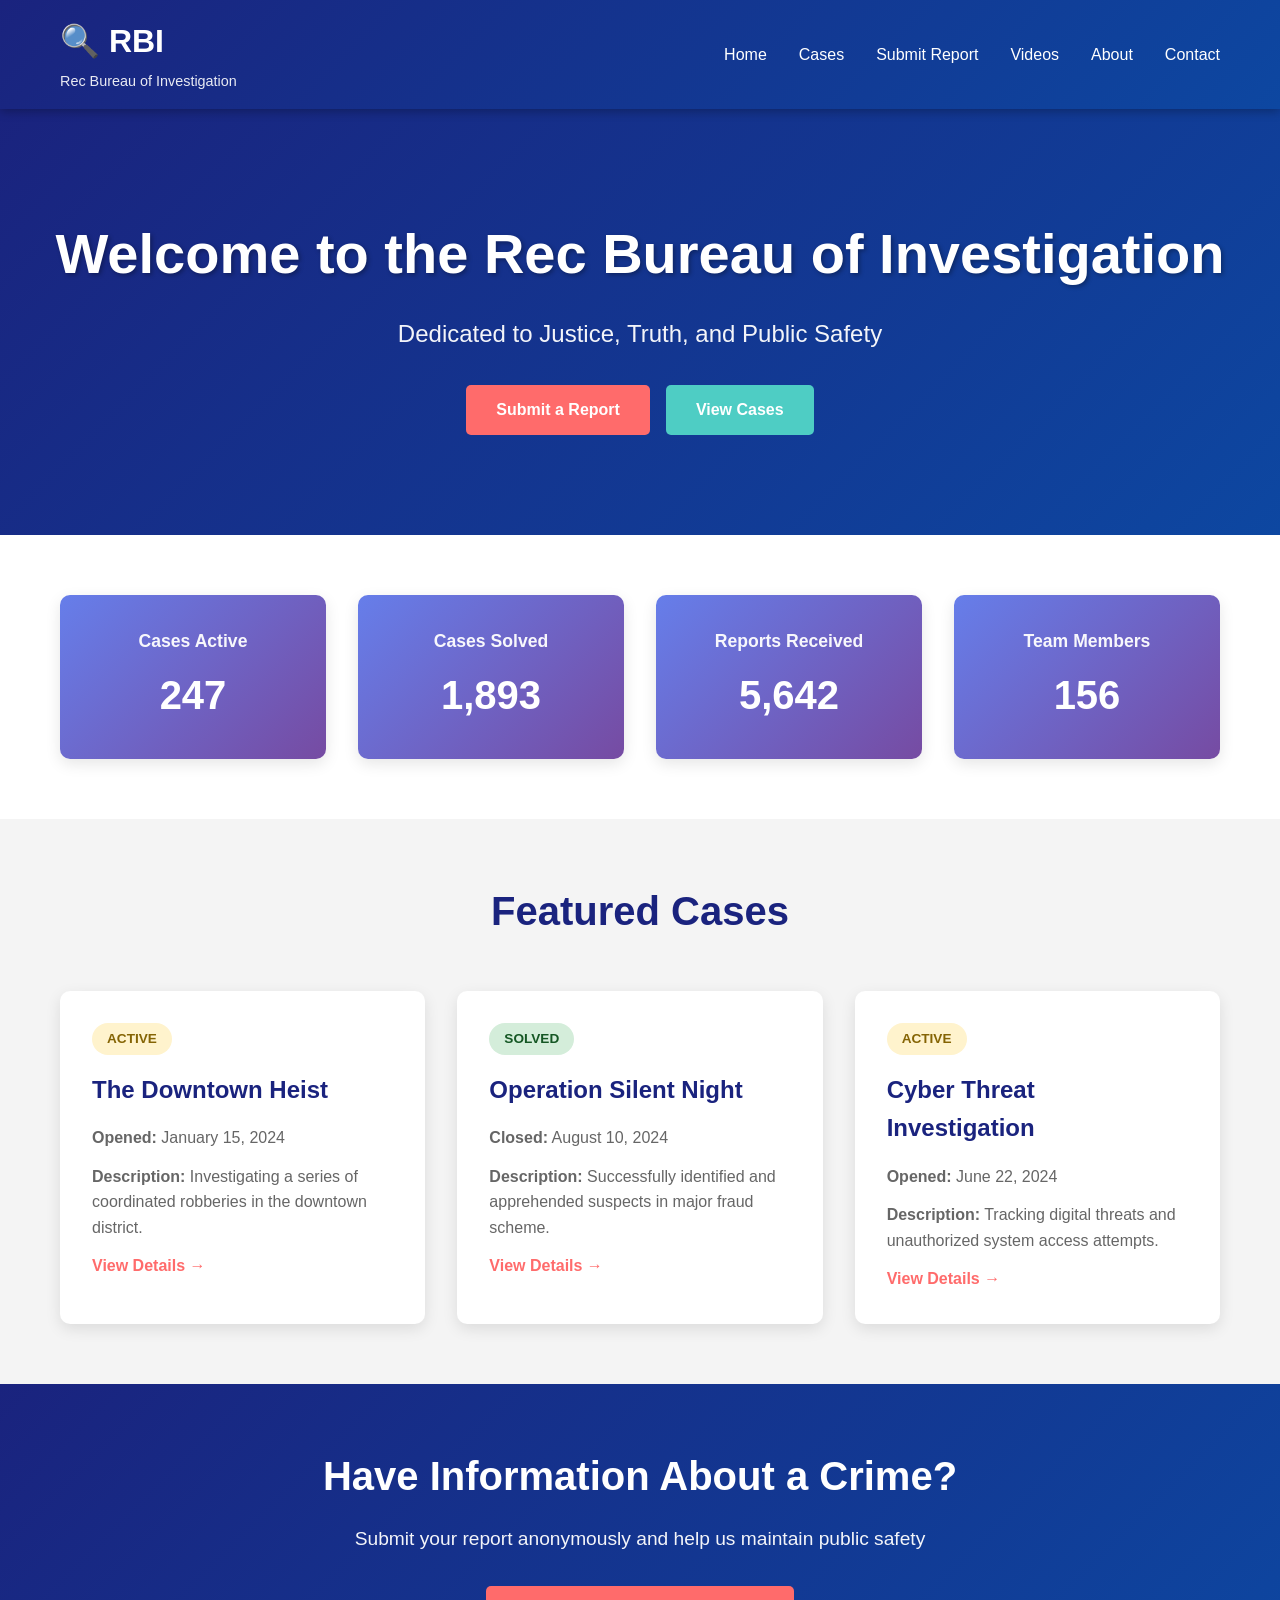
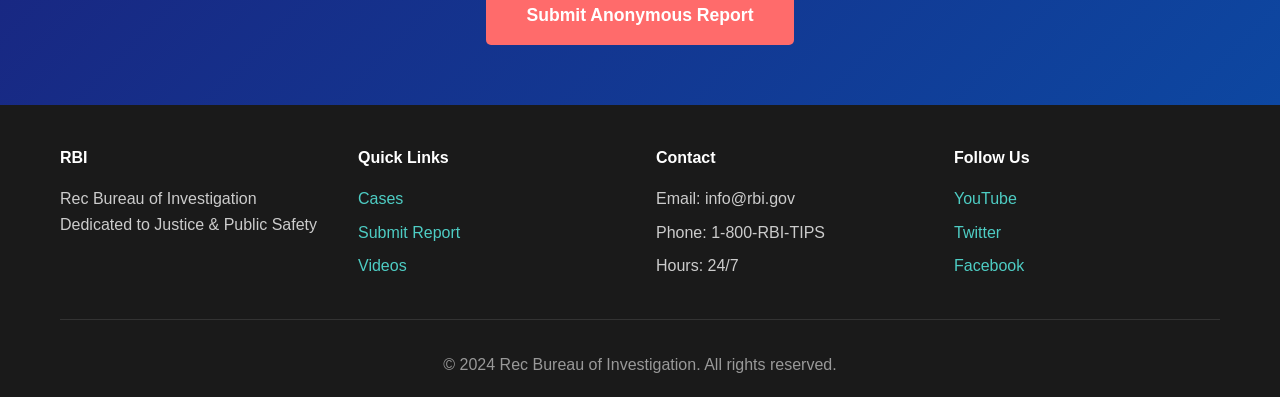
<file: index.html>
<!DOCTYPE html>
<html lang="en">
<head>
    <meta charset="UTF-8">
    <meta name="viewport" content="width=device-width, initial-scale=1.0">
    <title>RBI - Rec Bureau of Investigation</title>
    <style>
        * {
            margin: 0;
            padding: 0;
            box-sizing: border-box;
        }

        body {
            font-family: 'Segoe UI', Tahoma, Geneva, Verdana, sans-serif;
            line-height: 1.6;
            color: #333;
            background-color: #f4f4f4;
        }

        .container {
            max-width: 1200px;
            margin: 0 auto;
            padding: 0 20px;
        }

        /* Navigation */
        .navbar {
            background: linear-gradient(135deg, #1a237e 0%, #0d47a1 100%);
            color: white;
            padding: 1rem 0;
            position: sticky;
            top: 0;
            z-index: 1000;
            box-shadow: 0 2px 10px rgba(0, 0, 0, 0.3);
        }

        .navbar .container {
            display: flex;
            justify-content: space-between;
            align-items: center;
        }

        .logo h1 {
            font-size: 2rem;
            margin-bottom: 0.2rem;
        }

        .logo p {
            font-size: 0.9rem;
            opacity: 0.9;
        }

        .nav-links {
            display: flex;
            list-style: none;
            gap: 2rem;
        }

        .nav-links a {
            color: white;
            text-decoration: none;
            font-weight: 500;
            cursor: pointer;
            transition: opacity 0.3s;
        }

        .nav-links a:hover {
            opacity: 0.8;
            text-decoration: underline;
        }

        /* Sections */
        section {
            display: none;
        }

        section.active {
            display: block;
        }

        /* Hero Section */
        .hero {
            background: linear-gradient(135deg, #1a237e 0%, #0d47a1 100%);
            color: white;
            padding: 100px 20px;
            text-align: center;
        }

        .hero-content h1 {
            font-size: 3.5rem;
            margin-bottom: 1rem;
            text-shadow: 2px 2px 4px rgba(0, 0, 0, 0.3);
        }

        .hero-content p {
            font-size: 1.5rem;
            margin-bottom: 2rem;
            opacity: 0.95;
        }

        .hero-buttons {
            display: flex;
            gap: 1rem;
            justify-content: center;
            flex-wrap: wrap;
        }

        /* Buttons */
        .btn {
            display: inline-block;
            padding: 12px 30px;
            border-radius: 5px;
            text-decoration: none;
            font-weight: 600;
            transition: all 0.3s;
            cursor: pointer;
            border: none;
            font-size: 1rem;
        }

        .btn-primary {
            background-color: #ff6b6b;
            color: white;
        }

        .btn-primary:hover {
            background-color: #ee5a52;
            transform: translateY(-2px);
            box-shadow: 0 5px 15px rgba(255, 107, 107, 0.4);
        }

        .btn-secondary {
            background-color: #4ecdc4;
            color: white;
        }

        .btn-secondary:hover {
            background-color: #45b7aa;
            transform: translateY(-2px);
            box-shadow: 0 5px 15px rgba(78, 205, 196, 0.4);
        }

        .btn-large {
            padding: 15px 40px;
            font-size: 1.1rem;
        }

        /* Stats Section */
        .stats {
            background-color: white;
            padding: 60px 20px;
        }

        .stats .container {
            display: grid;
            grid-template-columns: repeat(auto-fit, minmax(200px, 1fr));
            gap: 2rem;
        }

        .stat-card {
            text-align: center;
            padding: 2rem;
            background: linear-gradient(135deg, #667eea 0%, #764ba2 100%);
            color: white;
            border-radius: 10px;
            box-shadow: 0 5px 15px rgba(0, 0, 0, 0.1);
            transition: transform 0.3s;
        }

        .stat-card:hover {
            transform: translateY(-5px);
        }

        .stat-card h3 {
            font-size: 1.1rem;
            margin-bottom: 0.5rem;
            opacity: 0.95;
        }

        .stat-number {
            font-size: 2.5rem;
            font-weight: bold;
        }

        /* Featured Section */
        .featured-section {
            padding: 60px 20px;
            background-color: #f4f4f4;
        }

        .featured-section h2 {
            text-align: center;
            font-size: 2.5rem;
            margin-bottom: 3rem;
            color: #1a237e;
        }

        .cases-grid {
            display: grid;
            grid-template-columns: repeat(auto-fit, minmax(300px, 1fr));
            gap: 2rem;
        }

        .case-card {
            background: white;
            border-radius: 10px;
            padding: 2rem;
            box-shadow: 0 5px 15px rgba(0, 0, 0, 0.1);
            transition: all 0.3s;
            position: relative;
        }

        .case-card:hover {
            transform: translateY(-5px);
            box-shadow: 0 10px 25px rgba(0, 0, 0, 0.15);
        }

        .case-status {
            display: inline-block;
            padding: 5px 15px;
            border-radius: 20px;
            font-size: 0.85rem;
            font-weight: bold;
            margin-bottom: 1rem;
        }

        .case-status.active {
            background-color: #fff3cd;
            color: #856404;
        }

        .case-status.solved {
            background-color: #d4edda;
            color: #155724;
        }

        .case-card h3 {
            color: #1a237e;
            margin-bottom: 1rem;
            font-size: 1.5rem;
        }

        .case-card p {
            color: #666;
            margin-bottom: 0.8rem;
            line-height: 1.6;
        }

        .read-more {
            color: #ff6b6b;
            text-decoration: none;
            font-weight: 600;
            cursor: pointer;
            transition: color 0.3s;
        }

        .read-more:hover {
            color: #ee5a52;
        }

        /* CTA Section */
        .cta-section {
            background: linear-gradient(135deg, #1a237e 0%, #0d47a1 100%);
            color: white;
            padding: 60px 20px;
            text-align: center;
        }

        .cta-content h2 {
            font-size: 2.5rem;
            margin-bottom: 1rem;
        }

        .cta-content p {
            font-size: 1.2rem;
            margin-bottom: 2rem;
            opacity: 0.95;
        }

        /* Footer */
        .footer {
            background-color: #1a1a1a;
            color: #ccc;
            padding: 40px 20px 20px;
        }

        .footer-content {
            display: grid;
            grid-template-columns: repeat(auto-fit, minmax(250px, 1fr));
            gap: 2rem;
            margin-bottom: 2rem;
        }

        .footer-section h4 {
            color: white;
            margin-bottom: 1rem;
        }

        .footer-section ul {
            list-style: none;
        }

        .footer-section ul li {
            margin-bottom: 0.5rem;
        }

        .footer-section a {
            color: #4ecdc4;
            text-decoration: none;
            cursor: pointer;
            transition: color 0.3s;
        }

        .footer-section a:hover {
            color: white;
        }

        .footer-bottom {
            text-align: center;
            padding-top: 2rem;
            border-top: 1px solid #333;
            color: #999;
        }

        /* Page Header */
        .page-header {
            background: linear-gradient(135deg, #1a237e 0%, #0d47a1 100%);
            color: white;
            padding: 60px 20px;
            text-align: center;
        }

        .page-header h1 {
            font-size: 2.5rem;
            margin-bottom: 0.5rem;
        }

        .page-header p {
            font-size: 1.2rem;
            opacity: 0.9;
        }

        /* Filter Section */
        .filter-section {
            background-color: white;
            padding: 20px;
            border-bottom: 1px solid #ddd;
        }

        .filter-controls {
            display: flex;
            gap: 1rem;
            flex-wrap: wrap;
        }

        .search-box, .filter-select {
            flex: 1;
            min-width: 200px;
            padding: 10px 15px;
            border: 1px solid #ddd;
            border-radius: 5px;
            font-size: 1rem;
        }

        .search-box:focus, .filter-select:focus {
            outline: none;
            border-color: #0d47a1;
            box-shadow: 0 0 5px rgba(13, 71, 161, 0.3);
        }

        /* Cases Section */
        .cases-section {
            padding: 60px 20px;
        }

        /* Form Styles */
        .form-section {
            padding: 60px 20px;
        }

        .form-wrapper {
            display: grid;
            grid-template-columns: 1fr 2fr;
            gap: 3rem;
            background: white;
            padding: 3rem;
            border-radius: 10px;
            box-shadow: 0 5px 15px rgba(0, 0, 0, 0.1);
        }

        .form-info {
            background: linear-gradient(135deg, #667eea 0%, #764ba2 100%);
            padding: 2rem;
            border-radius: 10px;
            color: white;
        }

        .form-info h3 {
            margin-bottom: 1rem;
            font-size: 1.5rem;
        }

        .form-info p {
            margin-bottom: 1.5rem;
            opacity: 0.95;
        }

        .info-list {
            list-style: none;
        }

        .info-list li {
            margin-bottom: 1rem;
            font-weight: 500;
        }

        .report-form {
            display: flex;
            flex-direction: column;
            gap: 2rem;
        }

        fieldset {
            border: 1px solid #ddd;
            border-radius: 5px;
            padding: 2rem;
            background-color: #f9f9f9;
        }

        legend {
            padding: 0 10px;
            font-weight: bold;
            color: #1a237e;
            font-size: 1.1rem;
        }

        .form-group {
            margin-bottom: 1.5rem;
        }

        .form-group label {
            display: block;
            margin-bottom: 0.5rem;
            font-weight: 600;
            color: #333;
        }

        .form-group input, .form-group select, .form-group textarea {
            width: 100%;
            padding: 10px 15px;
            border: 1px solid #ddd;
            border-radius: 5px;
            font-size: 1rem;
            font-family: inherit;
        }

        .form-group input:focus, .form-group select:focus, .form-group textarea:focus {
            outline: none;
            border-color: #0d47a1;
            box-shadow: 0 0 5px rgba(13, 71, 161, 0.3);
        }

        .form-group textarea {
            resize: vertical;
            min-height: 100px;
        }

        .form-group small {
            display: block;
            margin-top: 0.3rem;
            color: #666;
            font-size: 0.9rem;
        }

        .form-group.checkbox {
            display: flex;
            align-items: flex-start;
            gap: 1rem;
        }

        .form-group.checkbox input {
            width: auto;
            margin-top: 5px;
        }

        .form-group.checkbox label {
            margin-bottom: 0;
        }

        .form-actions {
            display: flex;
            gap: 1rem;
            justify-content: center;
        }

        /* Videos Section */
        .channel-promo {
            background: linear-gradient(135deg, #667eea 0%, #764ba2 100%);
            color: white;
            padding: 60px 20px;
            text-align: center;
        }

        .promo-content h2 {
            font-size: 2.5rem;
            margin-bottom: 1rem;
        }

        .promo-content p {
            font-size: 1.1rem;
            margin-bottom: 2rem;
            opacity: 0.95;
        }

        .videos-section {
            padding: 60px 20px;
        }

        .videos-section h2 {
            text-align: center;
            font-size: 2.5rem;
            margin-bottom: 3rem;
            color: #1a237e;
        }

        .videos-grid {
            display: grid;
            grid-template-columns: repeat(auto-fit, minmax(320px, 1fr));
            gap: 2rem;
        }

        .video-card {
            background: white;
            border-radius: 10px;
            overflow: hidden;
            box-shadow: 0 5px 15px rgba(0, 0, 0, 0.1);
            transition: transform 0.3s;
        }

        .video-card:hover {
            transform: translateY(-5px);
        }

        .video-thumbnail {
            width: 100%;
            background: #000;
            position: relative;
            overflow: hidden;
        }

        .video-thumbnail iframe {
            width: 100%;
            height: 220px;
            border: none;
        }

        .video-info {
            padding: 1.5rem;
        }

        .video-info h3 {
            color: #1a237e;
            margin-bottom: 0.5rem;
        }

        .video-info p {
            color: #666;
            margin-bottom: 1rem;
            font-size: 0.95rem;
        }

        .video-meta {
            display: flex;
            justify-content: space-between;
            font-size: 0.9rem;
            color: #999;
        }

        .playlist-section {
            background-color: #f4f4f4;
            padding: 60px 20px;
        }

        .playlist-section h2 {
            text-align: center;
            font-size: 2.5rem;
            margin-bottom: 3rem;
            color: #1a237e;
        }

        .playlists-grid {
            display: grid;
            grid-template-columns: repeat(auto-fit, minmax(250px, 1fr));
            gap: 2rem;
        }

        .playlist-card {
            background: white;
            padding: 2rem;
            border-radius: 10px;
            text-align: center;
            box-shadow: 0 5px 15px rgba(0, 0, 0, 0.1);
            transition: transform 0.3s;
        }

        .playlist-card:hover {
            transform: translateY(-5px);
        }

        .playlist-icon {
            font-size: 3rem;
            margin-bottom: 1rem;
        }

        .playlist-card h3 {
            color: #1a237e;
            margin-bottom: 0.5rem;
        }

        .playlist-card p {
            color: #666;
            margin-bottom: 1rem;
        }

        .playlist-card a {
            color: #4ecdc4;
            text-decoration: none;
            font-weight: 600;
            cursor: pointer;
        }

        .playlist-card a:hover {
            color: #0d47a1;
        }

        /* About Section */
        .about-section {
            padding: 60px 20px;
        }

        .about-content {
            background: white;
            padding: 3rem;
            border-radius: 10px;
            box-shadow: 0 5px 15px rgba(0, 0, 0, 0.1);
        }

        .about-content h2 {
            color: #1a237e;
            margin-bottom: 2rem;
            font-size: 2.2rem;
        }

        .about-content p {
            color: #666;
            margin-bottom: 1.5rem;
            line-height: 1.8;
        }

        .about-content h3 {
            color: #1a237e;
            margin-top: 2rem;
            margin-bottom: 1rem;
        }

        .mission-values {
            display: grid;
            grid-template-columns: repeat(auto-fit, minmax(250px, 1fr));
            gap: 2rem;
            margin: 2rem 0;
        }

        .value-card {
            background: linear-gradient(135deg, #667eea 0%, #764ba2 100%);
            color: white;
            padding: 2rem;
            border-radius: 10px;
            text-align: center;
        }

        .value-card h4 {
            margin-bottom: 1rem;
            font-size: 1.3rem;
        }

        /* Contact Section */
        .contact-section {
            padding: 60px 20px;
        }

        .contact-wrapper {
            display: grid;
            grid-template-columns: 1fr 1fr;
            gap: 3rem;
        }

        .contact-info {
            background: white;
            padding: 3rem;
            border-radius: 10px;
            box-shadow: 0 5px 15px rgba(0, 0, 0, 0.1);
        }

        .contact-info h2 {
            color: #1a237e;
            margin-bottom: 2rem;
            font-size: 2rem;
        }

        .contact-item {
            margin-bottom: 2rem;
            padding-bottom: 2rem;
            border-bottom: 1px solid #ddd;
        }

        .contact-item:last-child {
            border-bottom: none;
        }

        .contact-item h3 {
            color: #1a237e;
            margin-bottom: 0.5rem;
            font-size: 1.2rem;
        }

        .contact-item p {
            color: #666;
            margin: 0.3rem 0;
        }

        .contact-form-section {
            background: white;
            padding: 3rem;
            border-radius: 10px;
            box-shadow: 0 5px 15px rgba(0, 0, 0, 0.1);
        }

        .contact-form-section h2 {
            color: #1a237e;
            margin-bottom: 2rem;
            font-size: 2rem;
        }

        .contact-form-section form {
            display: flex;
            flex-direction: column;
            gap: 1.5rem;
        }

        .contact-form-section input, .contact-form-section textarea {
            padding: 10px 15px;
            border: 1px solid #ddd;
            border-radius: 5px;
            font-size: 1rem;
            font-family: inherit;
        }

        .contact-form-section input:focus, .contact-form-section textarea:focus {
            outline: none;
            border-color: #0d47a1;
            box-shadow: 0 0 5px rgba(13, 71, 161, 0.3);
        }

        /* Responsive */
        @media (max-width: 768px) {
            .nav-links {
                flex-direction: column;
                gap: 1rem;
                font-size: 0.9rem;
            }

            .hero-content h1 {
                font-size: 2rem;
            }

            .featured-section h2 {
                font-size: 1.8rem;
            }

            .hero-buttons {
                flex-direction: column;
            }

            .btn {
                width: 100%;
            }

            .form-wrapper {
                grid-template-columns: 1fr;
            }

            .contact-wrapper {
                grid-template-columns: 1fr;
            }

            .filter-controls {
                flex-direction: column;
            }

            .search-box, .filter-select {
                min-width: auto;
            }
        }
    </style>
</head>
<body>
    <!-- Navigation -->
    <nav class="navbar">
        <div class="container">
            <div class="logo">
                <h1>🔍 RBI</h1>
                <p>Rec Bureau of Investigation</p>
            </div>
            <ul class="nav-links">
                <li><a onclick="showSection('home')">Home</a></li>
                <li><a onclick="showSection('cases')">Cases</a></li>
                <li><a onclick="showSection('report')">Submit Report</a></li>
                <li><a onclick="showSection('videos')">Videos</a></li>
                <li><a onclick="showSection('about')">About</a></li>
                <li><a onclick="showSection('contact')">Contact</a></li>
            </ul>
        </div>
    </nav>

    <!-- HOME SECTION -->
    <section id="home" class="active">
        <!-- Hero Section -->
        <div class="hero">
            <div class="hero-content">
                <h1>Welcome to the Rec Bureau of Investigation</h1>
                <p>Dedicated to Justice, Truth, and Public Safety</p>
                <div class="hero-buttons">
                    <a onclick="showSection('report')" class="btn btn-primary">Submit a Report</a>
                    <a onclick="showSection('cases')" class="btn btn-secondary">View Cases</a>
                </div>
            </div>
        </div>

        <!-- Quick Stats -->
        <div class="stats">
            <div class="container">
                <div class="stat-card">
                    <h3>Cases Active</h3>
                    <p class="stat-number">247</p>
                </div>
                <div class="stat-card">
                    <h3>Cases Solved</h3>
                    <p class="stat-number">1,893</p>
                </div>
                <div class="stat-card">
                    <h3>Reports Received</h3>
                    <p class="stat-number">5,642</p>
                </div>
                <div class="stat-card">
                    <h3>Team Members</h3>
                    <p class="stat-number">156</p>
                </div>
            </div>
        </div>

        <!-- Featured Cases -->
        <div class="featured-section">
            <div class="container">
                <h2>Featured Cases</h2>
                <div class="cases-grid">
                    <div class="case-card">
                        <div class="case-status active">ACTIVE</div>
                        <h3>The Downtown Heist</h3>
                        <p><strong>Opened:</strong> January 15, 2024</p>
                        <p><strong>Description:</strong> Investigating a series of coordinated robberies in the downtown district.</p>
                        <a class="read-more" onclick="showSection('cases')">View Details →</a>
                    </div>
                    <div class="case-card">
                        <div class="case-status solved">SOLVED</div>
                        <h3>Operation Silent Night</h3>
                        <p><strong>Closed:</strong> August 10, 2024</p>
                        <p><strong>Description:</strong> Successfully identified and apprehended suspects in major fraud scheme.</p>
                        <a class="read-more" onclick="showSection('cases')">View Details →</a>
                    </div>
                    <div class="case-card">
                        <div class="case-status active">ACTIVE</div>
                        <h3>Cyber Threat Investigation</h3>
                        <p><strong>Opened:</strong> June 22, 2024</p>
                        <p><strong>Description:</strong> Tracking digital threats and unauthorized system access attempts.</p>
                        <a class="read-more" onclick="showSection('cases')">View Details →</a>
                    </div>
                </div>
            </div>
        </div>

        <!-- Call to Action -->
        <div class="cta-section">
            <div class="container">
                <div class="cta-content">
                    <h2>Have Information About a Crime?</h2>
                    <p>Submit your report anonymously and help us maintain public safety</p>
                    <a onclick="showSection('report')" class="btn btn-primary btn-large">Submit Anonymous Report</a>
                </div>
            </div>
        </div>
    </section>

    <!-- CASES SECTION -->
    <section id="cases">
        <div class="page-header">
            <div class="container">
                <h1>Active & Solved Cases</h1>
                <p>Browse through our case database</p>
            </div>
        </div>

        <div class="filter-section">
            <div class="container">
                <div class="filter-controls">
                    <input type="text" id="searchInput" placeholder="Search cases..." class="search-box">
                    <select id="statusFilter" class="filter-select">
                        <option value="all">All Status</option>
                        <option value="active">Active</option>
                        <option value="solved">Solved</option>
                        <option value="cold">Cold Case</option>
                    </select>
                </div>
            </div>
        </div>

        <div class="cases-section">
            <div class="container">
                <div id="casesList" class="cases-grid">
                    <div class="case-card">
                        <div class="case-status active">ACTIVE</div>
                        <h3>The Downtown Heist</h3>
                        <p><strong>Opened:</strong> January 15, 2024</p>
                        <p><strong>Description:</strong> Investigating a series of coordinated robberies in the downtown district. Multiple jewelry stores and high-end boutiques have been targeted.</p>
                        <p><strong>Last Update:</strong> August 25, 2024</p>
                    </div>
                    <div class="case-card">
                        <div class="case-status solved">SOLVED</div>
                        <h3>Operation Silent Night</h3>
                        <p><strong>Closed:</strong> August 10, 2024</p>
                        <p><strong>Description:</strong> Successfully identified and apprehended suspects in major fraud scheme affecting over 500 victims.</p>
                        <p><strong>Result:</strong> All suspects arrested and charged</p>
                    </div>
                    <div class="case-card">
                        <div class="case-status active">ACTIVE</div>
                        <h3>Cyber Threat Investigation</h3>
                        <p><strong>Opened:</strong> June 22, 2024</p>
                        <p><strong>Description:</strong> Tracking digital threats and unauthorized system access attempts targeting local businesses.</p>
                        <p><strong>Last Update:</strong> August 24, 2024</p>
                    </div>
                    <div class="case-card">
                        <div class="case-status active">ACTIVE</div>
                        <h3>Missing Person: Sarah Chen</h3>
                        <p><strong>Opened:</strong> July 3, 2024</p>
                        <p><strong>Description:</strong> Investigation into disappearance of 28-year-old from downtown area. Last seen wearing blue jacket.</p>
                        <p><strong>Last Update:</strong> August 23, 2024</p>
                    </div>
                    <div class="case-card">
                        <div class="case-status solved">SOLVED</div>
                        <h3>Counter Smuggling Operation</h3>
                        <p><strong>Closed:</strong> May 20, 2024</p>
                        <p><strong>Description:</strong> Major breakthrough in international smuggling ring investigation.</p>
                        <p><strong>Result:</strong> 12 suspects apprehended, significant contraband seized</p>
                    </div>
                    <div class="case-card">
                        <div class="case-status cold">COLD CASE</div>
                        <h3>The Patterson Mystery</h3>
                        <p><strong>Opened:</strong> March 15, 2009</p>
                        <p><strong>Description:</strong> Unsolved case seeking any new information or leads from the public.</p>
                        <p><strong>Status:</strong> Tips welcome - Call 1-800-RBI-TIPS</p>
                    </div>
                </div>
            </div>
        </div>
    </section>

    <!-- SUBMIT REPORT SECTION -->
    <section id="report">
        <div class="page-header">
            <div class="container">
                <h1>Submit a Report</h1>
                <p>Your information helps us solve crimes and keep communities safe</p>
            </div>
        </div>

        <div class="form-section">
            <div class="container">
                <div class="form-wrapper">
                    <div class="form-info">
                        <h3>Submit Anonymously</h3>
                        <p>All information submitted through this form is treated confidentially. You can choose to remain anonymous or provide your contact information for follow-up.</p>
                        <ul class="info-list">
                            <li>✓ Confidential Reports</li>
                            <li>✓ Anonymous Submissions</li>
                            <li>✓ Secure Encryption</li>
                            <li>✓ 24/7 Available</li>
                        </ul>
                    </div>

                    <form id="reportForm" class="report-form">
                        <!-- Personal Information -->
                        <fieldset>
                            <legend>Your Information (Optional)</legend>
                            <div class="form-group">
                                <label for="name">Full Name</label>
                                <input type="text" id="name" name="name" placeholder="Leave blank to remain anonymous">
                            </div>
                            <div class="form-group">
                                <label for="email">Email Address</label>
                                <input type="email" id="email" name="email" placeholder="optional@example.com">
                            </div>
                            <div class="form-group">
                                <label for="phone">Phone Number</label>
                                <input type="tel" id="phone" name="phone" placeholder="Optional">
                            </div>
                        </fieldset>

                        <!-- Report Details -->
                        <fieldset>
                            <legend>Report Details</legend>
                            <div class="form-group">
                                <label for="category">Crime Category *</label>
                                <select id="category" name="category" required>
                                    <option value="">-- Select Category --</option>
                                    <option value="theft">Theft/Robbery</option>
                                    <option value="fraud">Fraud</option>
                                    <option value="cybercrime">Cybercrime</option>
                                    <option value="violence">Violence/Assault</option>
                                    <option value="missing">Missing Person</option>
                                    <option value="other">Other</option>
                                </select>
                            </div>

                            <div class="form-group">
                                <label for="date">Date of Incident *</label>
                                <input type="date" id="date" name="date" required>
                            </div>

                            <div class="form-group">
                                <label for="location">Location *</label>
                                <input type="text" id="location" name="location" placeholder="Where did the incident occur?" required>
                            </div>

                            <div class="form-group">
                                <label for="description">Description of Incident *</label>
                                <textarea id="description" name="description" placeholder="Please provide detailed information about the incident..."></textarea>
                            </div>

                            <div class="form-group">
                                <label for="suspects">Suspect Information</label>
                                <textarea id="suspects" name="suspects" placeholder="Describe any suspects (physical description, names, vehicles, etc.)"></textarea>
                            </div>
                        </fieldset>

                        <!-- Verification -->
                        <fieldset>
                            <legend>Verification</legend>
                            <div class="form-group checkbox">
                                <input type="checkbox" id="confirm" name="confirm" required>
                                <label for="confirm">I confirm that the information I have provided is truthful and accurate to the best of my knowledge</label>
                            </div>
                        </fieldset>

                        <div class="form-actions">
                            <button type="submit" class="btn btn-primary btn-large">Submit Report</button>
                            <button type="reset" class="btn btn-secondary">Clear Form</button>
                        </div>
                    </form>
                </div>
            </div>
        </div>
    </section>

    <!-- VIDEOS SECTION -->
    <section id="videos">
        <div class="page-header">
            <div class="container">
                <h1>RBI Videos</h1>
                <p>Watch case documentaries, investigations, and updates</p>
            </div>
        </div>

        <div class="channel-promo">
            <div class="container">
                <div class="promo-content">
                    <h2>Subscribe to Our YouTube Channel</h2>
                    <p>Don't miss updates on active cases, investigation documentaries, and public safety announcements</p>
                    <a href="https://youtube.com" target="_blank" class="btn btn-primary btn-large">▶ Visit YouTube Channel</a>
                </div>
            </div>
        </div>

        <div class="videos-section">
            <div class="container">
                <h2>Featured Investigations</h2>
                <div class="videos-grid">
                    <div class="video-card">
                        <div class="video-thumbnail">
                            <iframe width="100%" height="220" src="https://www.youtube.com/embed/dQw4w9WgXcQ" frameborder="0" allow="accelerometer; autoplay; clipboard-write; encrypted-media; gyroscope; picture-in-picture" allowfullscreen></iframe>
                        </div>
                        <div class="video-info">
                            <h3>Operation Downtown Heist - Full Documentary</h3>
                            <p>Join us as we uncover the investigation into a series of coordinated robberies that shocked the city.</p>
                            <div class="video-meta">
                                <span class="views">👁 45K views</span>
                                <span class="date">📅 2 weeks ago</span>
                            </div>
                        </div>
                    </div>

                    <div class="video-card">
                        <div class="video-thumbnail">
                            <iframe width="100%" height="220" src="https://www.youtube.com/embed/dQw4w9WgXcQ" frameborder="0" allow="accelerometer; autoplay; clipboard-write; encrypted-media; gyroscope; picture-in-picture" allowfullscreen></iframe>
                        </div>
                        <div class="video-info">
                            <h3>Cybercrime Investigation Unit - Behind the Scenes</h3>
                            <p>Get an exclusive look at how our cybercrime experts track and apprehend digital criminals.</p>
                            <div class="video-meta">
                                <span class="views">👁 32K views</span>
                                <span class="date">📅 3 weeks ago</span>
                            </div>
                        </div>
                    </div>

                    <div class="video-card">
                        <div class="video-thumbnail">
                            <iframe width="100%" height="220" src="https://www.youtube.com/embed/dQw4w9WgXcQ" frameborder="0" allow="accelerometer; autoplay; clipboard-write; encrypted-media; gyroscope; picture-in-picture" allowfullscreen></iframe>
                        </div>
                        <div class="video-info">
                            <h3>Cold Case Breakthrough: Mystery Solved After 15 Years</h3>
                            <p>Witness the emotional resolution as we finally solve a case that baffled investigators for over a decade.</p>
                            <div class="video-meta">
                                <span class="views">👁 78K views</span>
                                <span class="date">📅 1 month ago</span>
                            </div>
                        </div>
                    </div>

                    <div class="video-card">
                        <div class="video-thumbnail">
                            <iframe width="100%" height="220" src="https://www.youtube.com/embed/dQw4w9WgXcQ" frameborder="0" allow="accelerometer; autoplay; clipboard-write; encrypted-media; gyroscope; picture-in-picture" allowfullscreen></iframe>
                        </div>
                        <div class="video-info">
                            <h3>How to Report a Crime Safely - Public Guide</h3>
                            <p>Learn the best practices for reporting suspicious activity and protecting yourself while gathering evidence.</p>
                            <div class="video-meta">
                                <span class="views">👁 56K views</span>
                                <span class="date">📅 1 month ago</span>
                            </div>
                        </div>
                    </div>

                    <div class="video-card">
                        <div class="video-thumbnail">
                            <iframe width="100%" height="220" src="https://www.youtube.com/embed/dQw4w9WgXcQ" frameborder="0" allow="accelerometer; autoplay; clipboard-write; encrypted-media; gyroscope; picture-in-picture" allowfullscreen></iframe>
                        </div>
                        <div class="video-info">
                            <h3>Fraud Detection: Protecting Yourself Online</h3>
                            <p>Expert tips on how to identify and avoid common online fraud schemes targeting innocent citizens.</p>
                            <div class="video-meta">
                                <span class="views">👁 41K views</span>
                                <span class="date">📅 2 months ago</span>
                            </div>
                        </div>
                    </div>

                    <div class="video-card">
                        <div class="video-thumbnail">
                            <iframe width="100%" height="220" src="https://www.youtube.com/embed/dQw4w9WgXcQ" frameborder="0" allow="accelerometer; autoplay; clipboard-write; encrypted-media; gyroscope; picture-in-picture" allowfullscreen></iframe>
                        </div>
                        <div class="video-info">
                            <h3>Meet the RBI Team - Welcome to Our Agency</h3>
                            <p>An introduction to the dedicated professionals working tirelessly to keep our communities safe.</p>
                            <div class="video-meta">
                                <span class="views">👁 28K views</span>
                                <span class="date">📅 2 months ago</span>
                            </div>
                        </div>
                    </div>
                </div>
            </div>
        </div>

        <div class="playlist-section">
            <div class="container">
                <h2>Popular Playlists</h2>
                <div class="playlists-grid">
                    <div class="playlist-card">
                        <div class="playlist-icon">📹</div>
                        <h3>Case Documentaries</h3>
                        <p>In-depth investigations and documentaries of our most complex cases</p>
                        <a href="#">View Playlist →</a>
                    </div>
                    <div class="playlist-card">
                        <div class="playlist-icon">🎓</div>
                        <h3>Safety Education</h3>
                        <p>Learn how to stay safe and protect yourself from common crimes</p>
                        <a href="#">View Playlist →</a>
                    </div>
                    <div class="playlist-card">
                        <div class="playlist-icon">🔔</div>
                        <h3>Latest Updates</h3>
                        <p>Stay informed with the latest news and developments from RBI</p>
                        <a href="#">View Playlist →</a>
                    </div>
                    <div class="playlist-card">
                        <div class="playlist-icon">👮</div>
                        <h3>Behind the Scenes</h3>
                        <p>Exclusive access to our operations and investigative techniques</p>
                        <a href="#">View Playlist →</a>
                    </div>
                </div>
            </div>
        </div>
    </section>

    <!-- ABOUT SECTION -->
    <section id="about">
        <div class="page-header">
            <div class="container">
                <h1>About RBI</h1>
                <p>Learn about our mission and values</p>
            </div>
        </div>

        <div class="about-section">
            <div class="container">
                <div class="about-content">
                    <h2>About the Rec Bureau of Investigation</h2>
                    <p>The Rec Bureau of Investigation (RBI) is a dedicated law enforcement agency committed to maintaining public safety and delivering justice to our communities. With decades of combined experience, our team of highly trained investigators works tirelessly to solve complex cases and protect innocent citizens.</p>

                    <h3>Our Mission</h3>
                    <p>To serve the public with integrity, professionalism, and transparency by investigating crimes, solving cases, and providing resources to help keep our communities safe.</p>

                    <h3>Our Core Values</h3>
                    <div class="mission-values">
                        <div class="value-card">
                            <h4>🎯 Justice</h4>
                            <p>We are committed to finding the truth and delivering justice for victims and their families.</p>
                        </div>
                        <div class="value-card">
                            <h4>🛡️ Integrity</h4>
                            <p>We conduct our investigations with honesty, ethical standards, and respect for the law.</p>
                        </div>
                        <div class="value-card">
                            <h4>💪 Dedication</h4>
                            <p>Our team is dedicated to solving cases and providing the highest level of service to our community.</p>
                        </div>
                        <div class="value-card">
                            <h4>🤝 Transparency</h4>
                            <p>We maintain open communication with the public and provide regular updates on active investigations.</p>
                        </div>
                    </div>

                    <h3>Our Team</h3>
                    <p>Our agency consists of 156 highly trained professionals including detectives, forensic specialists, cybercrime experts, and support staff. Each team member brings unique expertise and dedication to solving crimes and protecting public safety.</p>

                    <h3>By The Numbers</h3>
                    <div class="mission-values">
                        <div class="value-card">
                            <h4>247</h4>
                            <p>Active Cases Under Investigation</p>
                        </div>
                        <div class="value-card">
                            <h4>1,893</h4>
                            <p>Cases Successfully Solved</p>
                        </div>
                        <div class="value-card">
                            <h4>5,642</h4>
                            <p>Reports Received & Processed</p>
                        </div>
                        <div class="value-card">
                            <h4>156</h4>
                            <p>Dedicated Team Members</p>
                        </div>
                    </div>
                </div>
            </div>
        </div>
    </section>

    <!-- CONTACT SECTION -->
    <section id="contact">
        <div class="page-header">
            <div class="container">
                <h1>Contact Us</h1>
                <p>Get in touch with the RBI</p>
            </div>
        </div>

        <div class="contact-section">
            <div class="container">
                <div class="contact-wrapper">
                    <div class="contact-info">
                        <h2>Contact Information</h2>
                        
                        <div class="contact-item">
                            <h3>📞 Phone</h3>
                            <p><strong>Main Line:</strong> (555) 123-4567</p>
                            <p><strong>Tip Line:</strong> 1-800-RBI-TIPS</p>
                            <p><strong>Emergency:</strong> 911</p>
                        </div>

                        <div class="contact-item">
                            <h3>📧 Email</h3>
                            <p><strong>General:</strong> info@rbi.gov</p>
                            <p><strong>Reports:</strong> reports@rbi.gov</p>
                            <p><strong>Media:</strong> media@rbi.gov</p>
                        </div>

                        <div class="contact-item">
                            <h3>🏢 Address</h3>
                            <p>Rec Bureau of Investigation</p>
                            <p>123 Justice Avenue</p>
                            <p>Downtown District</p>
                            <p>Investigative City, IC 12345</p>
                        </div>

                        <div class="contact-item">
                            <h3>⏰ Hours</h3>
                            <p><strong>Available:</strong> 24/7</p>
                            <p><strong>Tip Line:</strong> Open 24/7</p>
                            <p><strong>Walk-ins:</strong> 8 AM - 10 PM</p>
                        </div>
                    </div>

                    <div class="contact-form-section">
                        <h2>Send us a Message</h2>
                        <form id="contactForm">
                            <input type="text" placeholder="Your Name" required>
                            <input type="email" placeholder="Your Email" required>
                            <input type="text" placeholder="Subject" required>
                            <textarea placeholder="Your Message" rows="6" required></textarea>
                            <button type="submit" class="btn btn-primary btn-large">Send Message</button>
                        </form>
                    </div>
                </div>
            </div>
        </div>
    </section>

    <!-- Footer -->
    <footer class="footer">
        <div class="container">
            <div class="footer-content">
                <div class="footer-section">
                    <h4>RBI</h4>
                    <p>Rec Bureau of Investigation<br>Dedicated to Justice & Public Safety</p>
                </div>
                <div class="footer-section">
                    <h4>Quick Links</h4>
                    <ul>
                        <li><a onclick="showSection('cases')">Cases</a></li>
                        <li><a onclick="showSection('report')">Submit Report</a></li>
                        <li><a onclick="showSection('videos')">Videos</a></li>
                    </ul>
                </div>
                <div class="footer-section">
                    <h4>Contact</h4>
                    <ul>
                        <li>Email: info@rbi.gov</li>
                        <li>Phone: 1-800-RBI-TIPS</li>
                        <li>Hours: 24/7</li>
                    </ul>
                </div>
                <div class="footer-section">
                    <h4>Follow Us</h4>
                    <ul>
                        <li><a href="#">YouTube</a></li>
                        <li><a href="#">Twitter</a></li>
                        <li><a href="#">Facebook</a></li>
                    </ul>
                </div>
            </div>
            <div class="footer-bottom">
                <p>&copy; 2024 Rec Bureau of Investigation. All rights reserved.</p>
            </div>
        </div>
    </footer>

    <script>
        function showSection(sectionId) {
            // Hide all sections
            const sections = document.querySelectorAll('section');
            sections.forEach(section => {
                section.classList.remove('active');
            });
            
            // Show selected section
            const activeSection = document.getElementById(sectionId);
            if (activeSection) {
                activeSection.classList.add('active');
                window.scrollTo(0, 0);
            }
        }

        // Form submission handlers
        document.getElementById('reportForm')?.addEventListener('submit', function(e) {
            e.preventDefault();
            alert('Thank you for your report! It has been received and will be reviewed by our team. Reference ID: RBI-' + Math.random().toString(36).substr(2, 9).toUpperCase());
            this.reset();
        });

        document.getElementById('contactForm')?.addEventListener('submit', function(e) {
            e.preventDefault();
            alert('Thank you for your message! We will get back to you as soon as possible.');
            this.reset();
        });

        // Search and filter functionality
        document.getElementById('searchInput')?.addEventListener('keyup', function() {
            const searchTerm = this.value.toLowerCase();
            const caseCards = document.querySelectorAll('#casesList .case-card');
            
            caseCards.forEach(card => {
                const title = card.querySelector('h3').textContent.toLowerCase();
                const description = card.querySelector('p:nth-of-type(2)').textContent.toLowerCase();
                
                if (title.includes(searchTerm) || description.includes(searchTerm)) {
                    card.style.display = 'block';
                } else {
                    card.style.display = 'none';
                }
            });
        });

        document.getElementById('statusFilter')?.addEventListener('change', function() {
            const filterValue = this.value;
            const caseCards = document.querySelectorAll('#casesList .case-card');
            
            caseCards.forEach(card => {
                const status = card.querySelector('.case-status').textContent.toLowerCase();
                
                if (filterValue === 'all') {
                    card.style.display = 'block';
                } else if (status.includes(filterValue)) {
                    card.style.display = 'block';
                } else {
                    card.style.display = 'none';
                }
            });
        });
    </script>
</body>
</html>
</file>
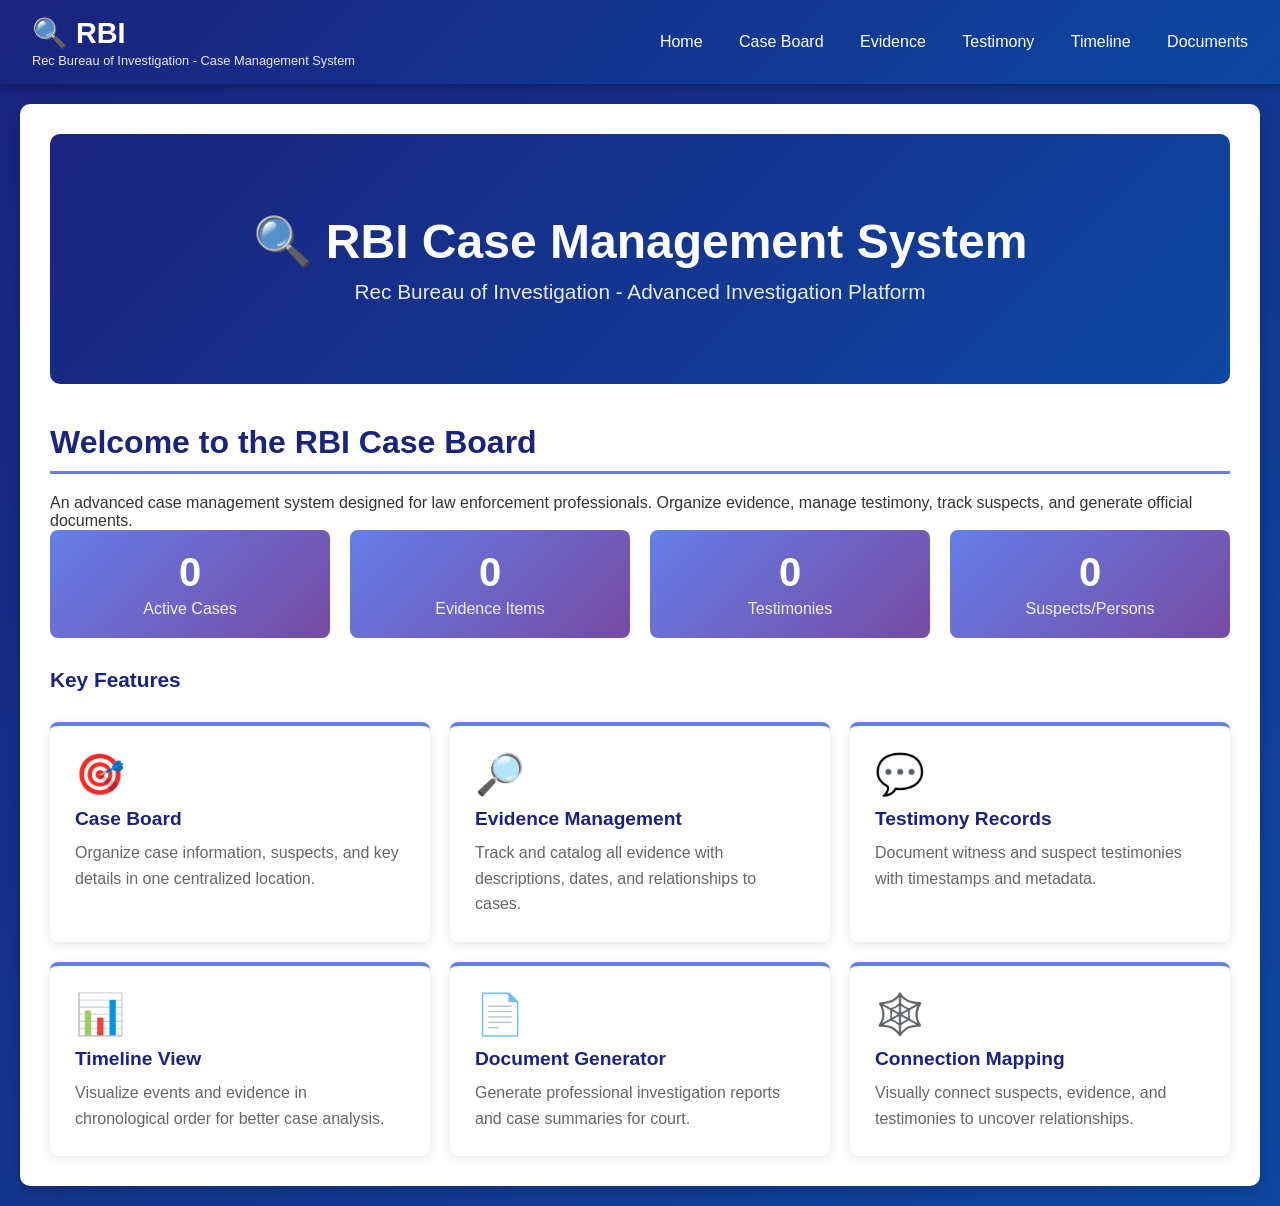
<file: caseboard.html>
<!DOCTYPE html>
<html lang="en">
<head>
    <meta charset="UTF-8">
    <meta name="viewport" content="width=device-width, initial-scale=1.0">
    <title>RBI Case Board - Rec Bureau of Investigation</title>
    <style>
        * {
            margin: 0;
            padding: 0;
            box-sizing: border-box;
        }

        body {
            font-family: 'Segoe UI', Tahoma, Geneva, Verdana, sans-serif;
            background: linear-gradient(135deg, #1a237e 0%, #0d47a1 100%);
            min-height: 100vh;
            color: #333;
        }

        /* Header */
        .navbar {
            background: linear-gradient(135deg, #1a237e 0%, #0d47a1 100%);
            color: white;
            padding: 1rem 2rem;
            box-shadow: 0 2px 10px rgba(0, 0, 0, 0.3);
            position: sticky;
            top: 0;
            z-index: 100;
        }

        .navbar-container {
            max-width: 1600px;
            margin: 0 auto;
            display: flex;
            justify-content: space-between;
            align-items: center;
        }

        .logo h1 {
            font-size: 1.8rem;
            margin-bottom: 0.2rem;
        }

        .logo p {
            font-size: 0.8rem;
            opacity: 0.9;
        }

        .nav-links a {
            color: white;
            text-decoration: none;
            margin-left: 2rem;
            cursor: pointer;
            transition: opacity 0.3s;
        }

        .nav-links a:hover {
            opacity: 0.8;
        }

        /* Main Container */
        .main-container {
            max-width: 1600px;
            margin: 0 auto;
            padding: 20px;
        }

        /* Sections */
        section {
            display: none;
            background: white;
            border-radius: 10px;
            box-shadow: 0 5px 15px rgba(0, 0, 0, 0.2);
            padding: 30px;
        }

        section.active {
            display: block;
        }

        h2 {
            color: #1a237e;
            margin-bottom: 20px;
            font-size: 2rem;
            border-bottom: 3px solid #667eea;
            padding-bottom: 10px;
        }

        h3 {
            color: #1a237e;
            margin-top: 20px;
            margin-bottom: 15px;
            font-size: 1.3rem;
        }

        /* Case Board */
        .board-container {
            display: grid;
            grid-template-columns: 1fr 1fr;
            gap: 20px;
            margin-bottom: 20px;
        }

        .board-section {
            background: #f8f9fa;
            padding: 20px;
            border-radius: 8px;
            border-left: 4px solid #667eea;
        }

        .board-section h3 {
            margin-top: 0;
            display: flex;
            align-items: center;
            gap: 10px;
        }

        .case-info-grid {
            display: grid;
            grid-template-columns: 1fr 1fr;
            gap: 15px;
            margin-bottom: 20px;
        }

        .info-item {
            background: white;
            padding: 15px;
            border-radius: 8px;
            border-left: 3px solid #4ecdc4;
        }

        .info-label {
            font-weight: 600;
            color: #666;
            font-size: 0.9rem;
            margin-bottom: 5px;
        }

        .info-value {
            color: #333;
            font-size: 1rem;
        }

        /* Form Styles */
        .form-group {
            margin-bottom: 20px;
        }

        .form-group label {
            display: block;
            font-weight: 600;
            color: #333;
            margin-bottom: 8px;
        }

        .form-group input,
        .form-group textarea,
        .form-group select {
            width: 100%;
            padding: 12px;
            border: 2px solid #e9ecef;
            border-radius: 6px;
            font-size: 1rem;
            font-family: inherit;
        }

        .form-group input:focus,
        .form-group textarea:focus,
        .form-group select:focus {
            outline: none;
            border-color: #667eea;
            box-shadow: 0 0 0 3px rgba(102, 126, 234, 0.1);
        }

        .form-group textarea {
            resize: vertical;
            min-height: 100px;
        }

        /* Buttons */
        .btn {
            padding: 12px 24px;
            border: none;
            border-radius: 6px;
            font-size: 1rem;
            font-weight: 600;
            cursor: pointer;
            transition: all 0.3s;
        }

        .btn-primary {
            background: linear-gradient(135deg, #667eea 0%, #764ba2 100%);
            color: white;
        }

        .btn-primary:hover {
            transform: translateY(-2px);
            box-shadow: 0 5px 15px rgba(102, 126, 234, 0.4);
        }

        .btn-secondary {
            background: #4ecdc4;
            color: white;
        }

        .btn-secondary:hover {
            background: #45b7aa;
        }

        .btn-danger {
            background: #ff6b6b;
            color: white;
        }

        .btn-danger:hover {
            background: #ee5a52;
        }

        .btn-small {
            padding: 8px 16px;
            font-size: 0.9rem;
        }

        /* Evidence Items */
        .evidence-item {
            background: #fff9e6;
            padding: 15px;
            border-radius: 8px;
            margin-bottom: 10px;
            border-left: 4px solid #ffa500;
            display: flex;
            justify-content: space-between;
            align-items: start;
        }

        .evidence-content {
            flex: 1;
        }

        .evidence-title {
            font-weight: 600;
            color: #333;
            margin-bottom: 5px;
        }

        .evidence-desc {
            color: #666;
            font-size: 0.9rem;
            margin-bottom: 5px;
        }

        .evidence-meta {
            font-size: 0.8rem;
            color: #999;
        }

        /* Testimony Items */
        .testimony-item {
            background: #e7f5ff;
            padding: 15px;
            border-radius: 8px;
            margin-bottom: 10px;
            border-left: 4px solid #1971c2;
        }

        .testimony-title {
            font-weight: 600;
            color: #1971c2;
            margin-bottom: 8px;
        }

        .testimony-text {
            color: #333;
            margin-bottom: 8px;
            font-style: italic;
        }

        .testimony-meta {
            font-size: 0.8rem;
            color: #666;
        }

        /* Suspect/Person Items */
        .person-card {
            background: #f3f0ff;
            padding: 15px;
            border-radius: 8px;
            margin-bottom: 10px;
            border-left: 4px solid #7950f2;
        }

        .person-name {
            font-weight: 600;
            color: #7950f2;
            margin-bottom: 8px;
            font-size: 1.1rem;
        }

        .person-info {
            color: #333;
            font-size: 0.9rem;
            margin-bottom: 5px;
        }

        .person-role {
            display: inline-block;
            background: #7950f2;
            color: white;
            padding: 3px 10px;
            border-radius: 12px;
            font-size: 0.75rem;
            font-weight: 600;
        }

        /* Connections */
        .connections-container {
            background: white;
            border: 2px dashed #667eea;
            border-radius: 8px;
            padding: 20px;
            margin: 20px 0;
            position: relative;
            min-height: 400px;
        }

        .connection-node {
            background: linear-gradient(135deg, #667eea 0%, #764ba2 100%);
            color: white;
            padding: 15px;
            border-radius: 8px;
            margin-bottom: 15px;
            cursor: grab;
            user-select: none;
            position: relative;
            display: inline-block;
            min-width: 200px;
        }

        .connection-node:active {
            cursor: grabbing;
        }

        .connection-label {
            font-weight: 600;
            margin-bottom: 5px;
        }

        .connection-content {
            font-size: 0.9rem;
            opacity: 0.95;
        }

        /* Canvas for connections */
        #connectionCanvas {
            position: absolute;
            top: 0;
            left: 0;
            border-radius: 8px;
            display: none;
        }

        /* Timeline */
        .timeline {
            position: relative;
            padding: 20px 0;
        }

        .timeline-item {
            display: flex;
            margin-bottom: 30px;
            position: relative;
        }

        .timeline-marker {
            width: 40px;
            height: 40px;
            background: #667eea;
            border-radius: 50%;
            display: flex;
            align-items: center;
            justify-content: center;
            color: white;
            font-weight: bold;
            position: relative;
            flex-shrink: 0;
            z-index: 2;
        }

        .timeline-line {
            position: absolute;
            left: 20px;
            top: 40px;
            width: 2px;
            height: calc(100% + 10px);
            background: #667eea;
        }

        .timeline-item:last-child .timeline-line {
            display: none;
        }

        .timeline-content {
            margin-left: 40px;
            flex: 1;
            background: #f8f9fa;
            padding: 15px;
            border-radius: 8px;
            border-left: 3px solid #667eea;
        }

        .timeline-date {
            font-weight: 600;
            color: #1a237e;
            margin-bottom: 5px;
        }

        .timeline-desc {
            color: #666;
            margin-bottom: 5px;
        }

        /* Document Generator */
        .document-preview {
            background: white;
            border: 1px solid #ddd;
            padding: 40px;
            border-radius: 8px;
            margin: 20px 0;
            line-height: 1.6;
            color: #000;
        }

        .doc-header {
            text-align: center;
            border-bottom: 3px solid #000;
            padding-bottom: 20px;
            margin-bottom: 20px;
        }

        .doc-title {
            font-size: 1.8rem;
            font-weight: bold;
            margin-bottom: 5px;
        }

        .doc-subtitle {
            font-size: 1.1rem;
            margin-bottom: 10px;
        }

        .doc-meta {
            font-size: 0.9rem;
            color: #666;
        }

        .doc-section {
            margin: 20px 0;
            page-break-inside: avoid;
        }

        .doc-section-title {
            font-weight: bold;
            font-size: 1.2rem;
            margin: 15px 0 10px 0;
            text-decoration: underline;
        }

        .doc-table {
            width: 100%;
            border-collapse: collapse;
            margin: 15px 0;
        }

        .doc-table th,
        .doc-table td {
            border: 1px solid #000;
            padding: 10px;
            text-align: left;
        }

        .doc-table th {
            background: #f0f0f0;
            font-weight: bold;
        }

        /* Tabs */
        .tabs {
            display: flex;
            gap: 10px;
            margin-bottom: 20px;
            border-bottom: 2px solid #e9ecef;
        }

        .tab {
            padding: 12px 20px;
            border: none;
            background: none;
            cursor: pointer;
            font-size: 1rem;
            font-weight: 600;
            color: #666;
            transition: all 0.3s;
            border-bottom: 3px solid transparent;
        }

        .tab:hover {
            color: #667eea;
        }

        .tab.active {
            color: #667eea;
            border-bottom-color: #667eea;
        }

        .tab-content {
            display: none;
        }

        .tab-content.active {
            display: block;
        }

        /* Stats Cards */
        .stats-grid {
            display: grid;
            grid-template-columns: repeat(auto-fit, minmax(250px, 1fr));
            gap: 20px;
            margin-bottom: 30px;
        }

        .stat-card {
            background: linear-gradient(135deg, #667eea 0%, #764ba2 100%);
            color: white;
            padding: 20px;
            border-radius: 8px;
            text-align: center;
        }

        .stat-number {
            font-size: 2.5rem;
            font-weight: bold;
            margin-bottom: 5px;
        }

        .stat-label {
            font-size: 1rem;
            opacity: 0.9;
        }

        /* Modal */
        .modal {
            display: none;
            position: fixed;
            top: 0;
            left: 0;
            width: 100%;
            height: 100%;
            background: rgba(0, 0, 0, 0.5);
            z-index: 1000;
            justify-content: center;
            align-items: center;
        }

        .modal.active {
            display: flex;
        }

        .modal-content {
            background: white;
            padding: 30px;
            border-radius: 10px;
            box-shadow: 0 10px 40px rgba(0, 0, 0, 0.3);
            max-width: 600px;
            width: 90%;
            max-height: 90vh;
            overflow-y: auto;
        }

        .modal-header {
            font-size: 1.5rem;
            font-weight: bold;
            margin-bottom: 20px;
            color: #1a237e;
        }

        .modal-footer {
            margin-top: 20px;
            display: flex;
            gap: 10px;
            justify-content: flex-end;
        }

        /* Home Page */
        .hero {
            background: linear-gradient(135deg, #1a237e 0%, #0d47a1 100%);
            color: white;
            padding: 80px 30px;
            text-align: center;
            margin-bottom: 40px;
            border-radius: 10px;
        }

        .hero h1 {
            font-size: 3rem;
            margin-bottom: 10px;
        }

        .hero p {
            font-size: 1.3rem;
            opacity: 0.9;
        }

        .features-grid {
            display: grid;
            grid-template-columns: repeat(auto-fit, minmax(300px, 1fr));
            gap: 20px;
            margin-top: 30px;
        }

        .feature-card {
            background: white;
            padding: 25px;
            border-radius: 8px;
            box-shadow: 0 3px 10px rgba(0, 0, 0, 0.1);
            border-top: 4px solid #667eea;
        }

        .feature-icon {
            font-size: 2.5rem;
            margin-bottom: 10px;
        }

        .feature-title {
            font-weight: bold;
            color: #1a237e;
            margin-bottom: 10px;
            font-size: 1.2rem;
        }

        .feature-desc {
            color: #666;
            line-height: 1.6;
        }

        /* Responsive */
        @media (max-width: 1024px) {
            .board-container {
                grid-template-columns: 1fr;
            }

            .case-info-grid {
                grid-template-columns: 1fr;
            }

            .navbar-container {
                flex-direction: column;
                gap: 15px;
                text-align: center;
            }

            .nav-links a {
                margin-left: 1rem;
            }
        }

        @media (max-width: 768px) {
            .hero h1 {
                font-size: 2rem;
            }

            .features-grid {
                grid-template-columns: 1fr;
            }

            .document-preview {
                padding: 20px;
            }
        }

        .list-item {
            padding: 8px 0;
            border-bottom: 1px solid #e9ecef;
        }

        .list-item:last-child {
            border-bottom: none;
        }

        .badge {
            display: inline-block;
            padding: 4px 12px;
            border-radius: 20px;
            font-size: 0.8rem;
            font-weight: 600;
            margin-right: 5px;
        }

        .badge-success {
            background: #d4edda;
            color: #155724;
        }

        .badge-warning {
            background: #fff3cd;
            color: #856404;
        }

        .badge-danger {
            background: #f8d7da;
            color: #721c24;
        }

        .badge-info {
            background: #d1ecf1;
            color: #0c5460;
        }
    </style>
</head>
<body>
    <!-- Navigation -->
    <nav class="navbar">
        <div class="navbar-container">
            <div class="logo">
                <h1>🔍 RBI</h1>
                <p>Rec Bureau of Investigation - Case Management System</p>
            </div>
            <div class="nav-links">
                <a onclick="showSection('home')">Home</a>
                <a onclick="showSection('caseboard')">Case Board</a>
                <a onclick="showSection('evidence')">Evidence</a>
                <a onclick="showSection('testimony')">Testimony</a>
                <a onclick="showSection('timeline')">Timeline</a>
                <a onclick="showSection('documents')">Documents</a>
            </div>
        </div>
    </nav>

    <!-- Main Container -->
    <div class="main-container">
        <!-- HOME SECTION -->
        <section id="home" class="active">
            <div class="hero">
                <h1>🔍 RBI Case Management System</h1>
                <p>Rec Bureau of Investigation - Advanced Investigation Platform</p>
            </div>

            <h2>Welcome to the RBI Case Board</h2>
            <p>An advanced case management system designed for law enforcement professionals. Organize evidence, manage testimony, track suspects, and generate official documents.</p>

            <div class="stats-grid">
                <div class="stat-card">
                    <div class="stat-number" id="caseCount">0</div>
                    <div class="stat-label">Active Cases</div>
                </div>
                <div class="stat-card">
                    <div class="stat-number" id="evidenceCount">0</div>
                    <div class="stat-label">Evidence Items</div>
                </div>
                <div class="stat-card">
                    <div class="stat-number" id="testimoniesCount">0</div>
                    <div class="stat-label">Testimonies</div>
                </div>
                <div class="stat-card">
                    <div class="stat-number" id="suspectsCount">0</div>
                    <div class="stat-label">Suspects/Persons</div>
                </div>
            </div>

            <h3>Key Features</h3>
            <div class="features-grid">
                <div class="feature-card">
                    <div class="feature-icon">🎯</div>
                    <div class="feature-title">Case Board</div>
                    <div class="feature-desc">Organize case information, suspects, and key details in one centralized location.</div>
                </div>
                <div class="feature-card">
                    <div class="feature-icon">🔎</div>
                    <div class="feature-title">Evidence Management</div>
                    <div class="feature-desc">Track and catalog all evidence with descriptions, dates, and relationships to cases.</div>
                </div>
                <div class="feature-card">
                    <div class="feature-icon">💬</div>
                    <div class="feature-title">Testimony Records</div>
                    <div class="feature-desc">Document witness and suspect testimonies with timestamps and metadata.</div>
                </div>
                <div class="feature-card">
                    <div class="feature-icon">📊</div>
                    <div class="feature-title">Timeline View</div>
                    <div class="feature-desc">Visualize events and evidence in chronological order for better case analysis.</div>
                </div>
                <div class="feature-card">
                    <div class="feature-icon">📄</div>
                    <div class="feature-title">Document Generator</div>
                    <div class="feature-desc">Generate professional investigation reports and case summaries for court.</div>
                </div>
                <div class="feature-card">
                    <div class="feature-icon">🕸️</div>
                    <div class="feature-title">Connection Mapping</div>
                    <div class="feature-desc">Visually connect suspects, evidence, and testimonies to uncover relationships.</div>
                </div>
            </div>
        </section>

        <!-- CASE BOARD SECTION -->
        <section id="caseboard">
            <h2>📋 Case Board</h2>
            
            <div class="tabs">
                <button class="tab active" onclick="switchTab('view-case', this)">View Case</button>
                <button class="tab" onclick="switchTab('new-case', this)">New Case</button>
            </div>

            <!-- View Case Tab -->
            <div id="view-case" class="tab-content active">
                <div class="form-group">
                    <label>Select Case:</label>
                    <select id="caseSelect" onchange="loadCase()">
                        <option value="">-- Load a Case --</option>
                    </select>
                </div>

                <div id="caseDisplay" style="display: none;">
                    <div class="board-container">
                        <div class="board-section">
                            <h3>📌 Case Information</h3>
                            <div class="case-info-grid">
                                <div class="info-item">
                                    <div class="info-label">Case Number</div>
                                    <div class="info-value" id="displayCaseNum">-</div>
                                </div>
                                <div class="info-item">
                                    <div class="info-label">Status</div>
                                    <div class="info-value" id="displayStatus">-</div>
                                </div>
                                <div class="info-item">
                                    <div class="info-label">Opened</div>
                                    <div class="info-value" id="displayOpened">-</div>
                                </div>
                                <div class="info-item">
                                    <div class="info-label">Lead Investigator</div>
                                    <div class="info-value" id="displayInvestigator">-</div>
                                </div>
                            </div>
                        </div>

                        <div class="board-section">
                            <h3>📝 Description</h3>
                            <p id="displayDescription" style="color: #666; line-height: 1.6;">-</p>
                        </div>
                    </div>

                    <div class="board-section">
                        <h3>👥 Suspects & Persons of Interest</h3>
                        <div id="displaySuspects">No suspects added yet.</div>
                    </div>

                    <div class="board-section">
                        <h3>🔗 Connections</h3>
                        <div class="connections-container" id="connectionCanvas">
                            <canvas id="canvas"></canvas>
                        </div>
                    </div>
                </div>
            </div>

            <!-- New Case Tab -->
            <div id="new-case" class="tab-content">
                <h3>Create New Case</h3>
                <div class="form-group">
                    <label>Case Number:</label>
                    <input type="text" id="newCaseNum" placeholder="e.g., RBI-2024-001">
                </div>
                <div class="form-group">
                    <label>Case Title:</label>
                    <input type="text" id="newCaseTitle" placeholder="Brief case title">
                </div>
                <div class="form-group">
                    <label>Description:</label>
                    <textarea id="newCaseDesc" placeholder="Detailed case description..."></textarea>
                </div>
                <div class="form-group">
                    <label>Lead Investigator:</label>
                    <input type="text" id="newInvestigator" placeholder="Name of lead investigator">
                </div>
                <div class="form-group">
                    <label>Status:</label>
                    <select id="newCaseStatus">
                        <option value="active">Active</option>
                        <option value="pending">Pending</option>
                        <option value="cold">Cold Case</option>
                        <option value="closed">Closed</option>
                    </select>
                </div>
                <button class="btn btn-primary" onclick="createCase()">Create Case</button>
            </div>
        </section>

        <!-- EVIDENCE SECTION -->
        <section id="evidence">
            <h2>🔎 Evidence Management</h2>

            <div class="tabs">
                <button class="tab active" onclick="switchTab('add-evidence', this)">Add Evidence</button>
                <button class="tab" onclick="switchTab('view-evidence', this)">View Evidence</button>
            </div>

            <!-- Add Evidence Tab -->
            <div id="add-evidence" class="tab-content active">
                <h3>Add New Evidence</h3>
                <div class="form-group">
                    <label>Related Case:</label>
                    <select id="evidenceCase">
                        <option value="">-- Select Case --</option>
                    </select>
                </div>
                <div class="form-group">
                    <label>Evidence ID:</label>
                    <input type="text" id="evidenceID" placeholder="e.g., EV-001">
                </div>
                <div class="form-group">
                    <label>Evidence Type:</label>
                    <select id="evidenceType">
                        <option value="physical">Physical Evidence</option>
                        <option value="digital">Digital Evidence</option>
                        <option value="document">Document</option>
                        <option value="photo">Photograph</option>
                        <option value="video">Video</option>
                        <option value="other">Other</option>
                    </select>
                </div>
                <div class="form-group">
                    <label>Description:</label>
                    <textarea id="evidenceDesc" placeholder="Detailed description of the evidence..."></textarea>
                </div>
                <div class="form-group">
                    <label>Date Found:</label>
                    <input type="date" id="evidenceDate">
                </div>
                <div class="form-group">
                    <label>Location Found:</label>
                    <input type="text" id="evidenceLocation" placeholder="Where was this evidence found?">
                </div>
                <div class="form-group">
                    <label>Chain of Custody:</label>
                    <textarea id="evidenceCustody" placeholder="Document chain of custody details..."></textarea>
                </div>
                <button class="btn btn-primary" onclick="addEvidence()">Add Evidence</button>
            </div>

            <!-- View Evidence Tab -->
            <div id="view-evidence" class="tab-content">
                <h3>Evidence Log</h3>
                <div id="evidenceList"></div>
            </div>
        </section>

        <!-- TESTIMONY SECTION -->
        <section id="testimony">
            <h2>💬 Testimony Records</h2>

            <div class="tabs">
                <button class="tab active" onclick="switchTab('add-testimony', this)">Record Testimony</button>
                <button class="tab" onclick="switchTab('view-testimony', this)">View Testimony</button>
            </div>

            <!-- Add Testimony Tab -->
            <div id="add-testimony" class="tab-content active">
                <h3>Record New Testimony</h3>
                <div class="form-group">
                    <label>Related Case:</label>
                    <select id="testimonyCase">
                        <option value="">-- Select Case --</option>
                    </select>
                </div>
                <div class="form-group">
                    <label>Witness/Suspect Name:</label>
                    <input type="text" id="testimonyName" placeholder="Full name">
                </div>
                <div class="form-group">
                    <label>Role:</label>
                    <select id="testimonyRole">
                        <option value="witness">Witness</option>
                        <option value="suspect">Suspect</option>
                        <option value="victim">Victim</option>
                        <option value="informant">Informant</option>
                    </select>
                </div>
                <div class="form-group">
                    <label>Date of Testimony:</label>
                    <input type="date" id="testimonyDate">
                </div>
                <div class="form-group">
                    <label>Location:</label>
                    <input type="text" id="testimonyLocation" placeholder="Where was testimony given?">
                </div>
                <div class="form-group">
                    <label>Testimony Text:</label>
                    <textarea id="testimonyText" placeholder="Full testimony transcript..."></textarea>
                </div>
                <div class="form-group">
                    <label>Investigator Notes:</label>
                    <textarea id="testimonyNotes" placeholder="Your observations and notes..."></textarea>
                </div>
                <button class="btn btn-primary" onclick="addTestimony()">Record Testimony</button>
            </div>

            <!-- View Testimony Tab -->
            <div id="view-testimony" class="tab-content">
                <h3>Testimony Records</h3>
                <div id="testimonyList"></div>
            </div>
        </section>

        <!-- TIMELINE SECTION -->
        <section id="timeline">
            <h2>📊 Case Timeline</h2>

            <div class="form-group">
                <label>Select Case:</label>
                <select id="timelineCase" onchange="loadTimeline()">
                    <option value="">-- Select Case --</option>
                </select>
            </div>

            <div class="tabs">
                <button class="tab active" onclick="switchTab('timeline-view', this)">Timeline</button>
                <button class="tab" onclick="switchTab('add-event', this)">Add Event</button>
            </div>

            <!-- Timeline View -->
            <div id="timeline-view" class="tab-content active">
                <div id="timelineDisplay" class="timeline"></div>
            </div>

            <!-- Add Event -->
            <div id="add-event" class="tab-content">
                <h3>Add Timeline Event</h3>
                <div class="form-group">
                    <label>Event Date & Time:</label>
                    <input type="datetime-local" id="eventDateTime">
                </div>
                <div class="form-group">
                    <label>Event Type:</label>
                    <select id="eventType">
                        <option value="evidence">Evidence Found</option>
                        <option value="testimony">Testimony Recorded</option>
                        <option value="investigation">Investigation Update</option>
                        <option value="arrest">Arrest</option>
                        <option value="discovery">Discovery</option>
                        <option value="other">Other</option>
                    </select>
                </div>
                <div class="form-group">
                    <label>Description:</label>
                    <textarea id="eventDesc" placeholder="Describe the event..."></textarea>
                </div>
                <button class="btn btn-primary" onclick="addTimelineEvent()">Add Event</button>
            </div>
        </section>

        <!-- DOCUMENTS SECTION -->
        <section id="documents">
            <h2>📄 Document Generator</h2>

            <div class="tabs">
                <button class="tab active" onclick="switchTab('gen-report', this)">Generate Report</button>
                <button class="tab" onclick="switchTab('doc-preview', this)">Preview</button>
            </div>

            <!-- Generate Report Tab -->
            <div id="gen-report" class="tab-content active">
                <h3>Generate Investigation Report</h3>
                <div class="form-group">
                    <label>Select Case:</label>
                    <select id="reportCase" onchange="populateReportPreview()">
                        <option value="">-- Select Case --</option>
                    </select>
                </div>
                <div class="form-group">
                    <label>Report Type:</label>
                    <select id="reportType" onchange="populateReportPreview()">
                        <option value="summary">Case Summary</option>
                        <option value="investigation">Investigation Report</option>
                        <option value="evidence">Evidence Report</option>
                        <option value="testimony">Testimony Compilation</option>
                        <option value="full">Full Case Report</option>
                    </select>
                </div>
                <div class="form-group">
                    <label>Report Title:</label>
                    <input type="text" id="reportTitle" placeholder="e.g., Investigation Summary - Case RBI-2024-001">
                </div>
                <div class="form-group">
                    <label>Prepared By:</label>
                    <input type="text" id="reportPreparedBy" placeholder="Investigator name">
                </div>
                <div class="form-group">
                    <label>Additional Notes:</label>
                    <textarea id="reportNotes" placeholder="Add any additional notes to include in the report..."></textarea>
                </div>
                <button class="btn btn-primary" onclick="populateReportPreview()">Generate Preview</button>
                <button class="btn btn-secondary" onclick="printReport()" style="margin-left: 10px;">🖨️ Print</button>
                <button class="btn btn-secondary" onclick="downloadPDF()" style="margin-left: 10px;">📥 Download PDF</button>
            </div>

            <!-- Preview Tab -->
            <div id="doc-preview" class="tab-content">
                <div id="reportPreview" class="document-preview">
                    <p style="text-align: center; color: #999;">Select a case and click "Generate Preview" to see the report.</p>
                </div>
            </div>
        </section>
    </div>

    <script>
        // Data Storage
        let cases = [];
        let evidence = [];
        let testimonies = [];
        let timelineEvents = [];

        // Initialize
        function init() {
            loadFromLocalStorage();
            updateAllStats();
            populateCaseSelects();
        }

        // Local Storage
        function saveToLocalStorage() {
            localStorage.setItem('rbiCases', JSON.stringify(cases));
            localStorage.setItem('rbiEvidence', JSON.stringify(evidence));
            localStorage.setItem('rbiTestimonies', JSON.stringify(testimonies));
            localStorage.setItem('rbiTimeline', JSON.stringify(timelineEvents));
        }

        function loadFromLocalStorage() {
            cases = JSON.parse(localStorage.getItem('rbiCases')) || [];
            evidence = JSON.parse(localStorage.getItem('rbiEvidence')) || [];
            testimonies = JSON.parse(localStorage.getItem('rbiTestimonies')) || [];
            timelineEvents = JSON.parse(localStorage.getItem('rbiTimeline')) || [];
        }

        // Section Management
        function showSection(sectionId) {
            document.querySelectorAll('section').forEach(s => s.classList.remove('active'));
            document.getElementById(sectionId).classList.add('active');
            window.scrollTo(0, 0);
        }

        function switchTab(tabId, button) {
            const parent = button.parentElement;
            parent.querySelectorAll('.tab').forEach(t => t.classList.remove('active'));
            button.classList.add('active');

            const content = parent.parentElement;
            content.querySelectorAll('.tab-content').forEach(tc => tc.classList.remove('active'));
            content.querySelector(`#${tabId}`).classList.add('active');
        }

        // Statistics
        function updateAllStats() {
            document.getElementById('caseCount').textContent = cases.length;
            document.getElementById('evidenceCount').textContent = evidence.length;
            document.getElementById('testimoniesCount').textContent = testimonies.length;
            document.getElementById('suspectsCount').textContent = cases.reduce((sum, c) => sum + (c.suspects || []).length, 0);
        }

        // Case Management
        function createCase() {
            const caseNum = document.getElementById('newCaseNum').value.trim();
            const title = document.getElementById('newCaseTitle').value.trim();
            const desc = document.getElementById('newCaseDesc').value.trim();
            const investigator = document.getElementById('newInvestigator').value.trim();
            const status = document.getElementById('newCaseStatus').value;

            if (!caseNum || !title || !desc || !investigator) {
                alert('Please fill in all required fields');
                return;
            }

            const newCase = {
                id: Date.now(),
                number: caseNum,
                title: title,
                description: desc,
                investigator: investigator,
                status: status,
                opened: new Date().toISOString().split('T')[0],
                suspects: []
            };

            cases.push(newCase);
            saveToLocalStorage();
            updateAllStats();
            populateCaseSelects();

            // Clear form
            document.getElementById('newCaseNum').value = '';
            document.getElementById('newCaseTitle').value = '';
            document.getElementById('newCaseDesc').value = '';
            document.getElementById('newInvestigator').value = '';

            alert('Case created successfully!');
        }

        function populateCaseSelects() {
            const selects = ['caseSelect', 'evidenceCase', 'testimonyCase', 'timelineCase', 'reportCase'];
            selects.forEach(selectId => {
                const select = document.getElementById(selectId);
                if (!select) return;
                const current = select.value;
                select.innerHTML = '<option value="">-- Select Case --</option>';
                cases.forEach(c => {
                    const option = document.createElement('option');
                    option.value = c.id;
                    option.textContent = `${c.number} - ${c.title}`;
                    select.appendChild(option);
                });
                select.value = current;
            });
        }

        function loadCase() {
            const caseId = parseInt(document.getElementById('caseSelect').value);
            if (!caseId) return;

            const caseData = cases.find(c => c.id === caseId);
            if (!caseData) return;

            document.getElementById('displayCaseNum').textContent = caseData.number;
            document.getElementById('displayStatus').textContent = `<span class="badge badge-${caseData.status === 'active' ? 'success' : caseData.status === 'closed' ? 'danger' : 'warning'}">${caseData.status.toUpperCase()}</span>`;
            document.getElementById('displayStatus').innerHTML = `<span class="badge badge-${caseData.status === 'active' ? 'success' : caseData.status === 'closed' ? 'danger' : 'warning'}">${caseData.status.toUpperCase()}</span>`;
            document.getElementById('displayOpened').textContent = caseData.opened;
            document.getElementById('displayInvestigator').textContent = caseData.investigator;
            document.getElementById('displayDescription').textContent = caseData.description;

            // Display suspects
            const suspectsDiv = document.getElementById('displaySuspects');
            if (caseData.suspects && caseData.suspects.length > 0) {
                suspectsDiv.innerHTML = caseData.suspects.map(s => `
                    <div class="person-card">
                        <div class="person-name">${s.name}</div>
                        <div class="person-info"><strong>Role:</strong> ${s.role}</div>
                        <div class="person-info"><strong>Contact:</strong> ${s.contact}</div>
                        <div><span class="person-role">${s.role.toUpperCase()}</span></div>
                    </div>
                `).join('');
            } else {
                suspectsDiv.innerHTML = '<p>No suspects/persons of interest added yet.</p>';
            }

            document.getElementById('caseDisplay').style.display = 'block';
        }

        // Evidence Management
        function addEvidence() {
            const caseId = parseInt(document.getElementById('evidenceCase').value);
            const evidID = document.getElementById('evidenceID').value.trim();
            const type = document.getElementById('evidenceType').value;
            const desc = document.getElementById('evidenceDesc').value.trim();
            const date = document.getElementById('evidenceDate').value;
            const location = document.getElementById('evidenceLocation').value.trim();
            const custody = document.getElementById('evidenceCustody').value.trim();

            if (!caseId || !evidID || !desc || !date) {
                alert('Please fill in all required fields');
                return;
            }

            const newEvidence = {
                id: Date.now(),
                caseId: caseId,
                evidID: evidID,
                type: type,
                description: desc,
                datFound: date,
                location: location,
                custody: custody
            };

            evidence.push(newEvidence);
            saveToLocalStorage();
            updateAllStats();

            document.getElementById('evidenceID').value = '';
            document.getElementById('evidenceDesc').value = '';
            document.getElementById('evidenceDate').value = '';
            document.getElementById('evidenceLocation').value = '';
            document.getElementById('evidenceCustody').value = '';

            alert('Evidence added successfully!');
            renderEvidenceList();
        }

        function renderEvidenceList() {
            const list = document.getElementById('evidenceList');
            if (evidence.length === 0) {
                list.innerHTML = '<p>No evidence recorded yet.</p>';
                return;
            }

            list.innerHTML = evidence.map(e => {
                const caseData = cases.find(c => c.id === e.caseId);
                return `
                    <div class="evidence-item">
                        <div class="evidence-content">
                            <div class="evidence-title">${e.evidID} - ${e.type.toUpperCase()}</div>
                            <div class="evidence-desc">${e.description}</div>
                            <div class="evidence-meta">
                                Found: ${e.datFound} | Location: ${e.location}
                                ${caseData ? ` | Case: ${caseData.number}` : ''}
                            </div>
                        </div>
                        <button class="btn btn-small btn-danger" onclick="deleteEvidence(${e.id})">Delete</button>
                    </div>
                `;
            }).join('');
        }

        function deleteEvidence(id) {
            evidence = evidence.filter(e => e.id !== id);
            saveToLocalStorage();
            updateAllStats();
            renderEvidenceList();
        }

        // Testimony Management
        function addTestimony() {
            const caseId = parseInt(document.getElementById('testimonyCase').value);
            const name = document.getElementById('testimonyName').value.trim();
            const role = document.getElementById('testimonyRole').value;
            const date = document.getElementById('testimonyDate').value;
            const location = document.getElementById('testimonyLocation').value.trim();
            const text = document.getElementById('testimonyText').value.trim();
            const notes = document.getElementById('testimonyNotes').value.trim();

            if (!caseId || !name || !date || !text) {
                alert('Please fill in all required fields');
                return;
            }

            const newTestimony = {
                id: Date.now(),
                caseId: caseId,
                name: name,
                role: role,
                date: date,
                location: location,
                text: text,
                notes: notes,
                recorded: new Date().toISOString()
            };

            testimonies.push(newTestimony);
            saveToLocalStorage();
            updateAllStats();

            document.getElementById('testimonyName').value = '';
            document.getElementById('testimonyText').value = '';
            document.getElementById('testimonyDate').value = '';
            document.getElementById('testimonyLocation').value = '';
            document.getElementById('testimonyNotes').value = '';

            alert('Testimony recorded successfully!');
            renderTestimonyList();
        }

        function renderTestimonyList() {
            const list = document.getElementById('testimonyList');
            if (testimonies.length === 0) {
                list.innerHTML = '<p>No testimonies recorded yet.</p>';
                return;
            }

            list.innerHTML = testimonies.map(t => {
                const caseData = cases.find(c => c.id === t.caseId);
                return `
                    <div class="testimony-item">
                        <div class="testimony-title">${t.name} (${t.role.toUpperCase()})</div>
                        <div class="testimony-text">"${t.text.substring(0, 200)}${t.text.length > 200 ? '...' : ''}"</div>
                        <div class="testimony-meta">
                            Date: ${t.date} | Location: ${t.location}
                            ${caseData ? ` | Case: ${caseData.number}` : ''}
                        </div>
                    </div>
                `;
            }).join('');
        }

        // Timeline Management
        function loadTimeline() {
            const caseId = parseInt(document.getElementById('timelineCase').value);
            if (!caseId) return;

            const caseEvents = timelineEvents.filter(e => e.caseId === caseId)
                .sort((a, b) => new Date(a.dateTime) - new Date(b.dateTime));

            const display = document.getElementById('timelineDisplay');
            if (caseEvents.length === 0) {
                display.innerHTML = '<p>No timeline events for this case.</p>';
                return;
            }

            display.innerHTML = caseEvents.map((e, i) => `
                <div class="timeline-item">
                    <div class="timeline-line"></div>
                    <div class="timeline-marker">${i + 1}</div>
                    <div class="timeline-content">
                        <div class="timeline-date">${e.dateTime}</div>
                        <div class="timeline-desc"><strong>${e.type}:</strong> ${e.description}</div>
                    </div>
                </div>
            `).join('');
        }

        function addTimelineEvent() {
            const caseId = parseInt(document.getElementById('timelineCase').value);
            const dateTime = document.getElementById('eventDateTime').value;
            const type = document.getElementById('eventType').value;
            const desc = document.getElementById('eventDesc').value.trim();

            if (!caseId || !dateTime || !desc) {
                alert('Please fill in all fields');
                return;
            }

            const newEvent = {
                id: Date.now(),
                caseId: caseId,
                dateTime: dateTime,
                type: type,
                description: desc
            };

            timelineEvents.push(newEvent);
            saveToLocalStorage();

            document.getElementById('eventDateTime').value = '';
            document.getElementById('eventDesc').value = '';

            alert('Event added to timeline!');
            loadTimeline();
        }

        // Document Generation
        function populateReportPreview() {
            const caseId = parseInt(document.getElementById('reportCase').value);
            const reportType = document.getElementById('reportType').value;
            const reportTitle = document.getElementById('reportTitle').value;
            const preparedBy = document.getElementById('reportPreparedBy').value;
            const notes = document.getElementById('reportNotes').value;

            if (!caseId) {
                document.getElementById('reportPreview').innerHTML = '<p style="text-align: center; color: #999;">Select a case to generate preview.</p>';
                return;
            }

            const caseData = cases.find(c => c.id === caseId);
            const caseEvidence = evidence.filter(e => e.caseId === caseId);
            const caseTestimonies = testimonies.filter(t => t.caseId === caseId);

            let html = `
                <div class="doc-header">
                    <div class="doc-title">RBI OFFICIAL INVESTIGATION REPORT</div>
                    <div class="doc-subtitle">${reportTitle || 'Case Investigation Report'}</div>
                    <div class="doc-meta">
                        Rec Bureau of Investigation<br>
                        Report Date: ${new Date().toLocaleDateString()}<br>
                        Prepared By: ${preparedBy || 'Unknown'}
                    </div>
                </div>
            `;

            html += `
                <div class="doc-section">
                    <div class="doc-section-title">CASE INFORMATION</div>
                    <table class="doc-table">
                        <tr><th>Case Number</th><td>${caseData.number}</td></tr>
                        <tr><th>Case Title</th><td>${caseData.title}</td></tr>
                        <tr><th>Status</th><td>${caseData.status.toUpperCase()}</td></tr>
                        <tr><th>Lead Investigator</th><td>${caseData.investigator}</td></tr>
                        <tr><th>Date Opened</th><td>${caseData.opened}</td></tr>
                    </table>
                </div>
            `;

            if (reportType === 'summary' || reportType === 'full') {
                html += `
                    <div class="doc-section">
                        <div class="doc-section-title">CASE SUMMARY</div>
                        <p>${caseData.description}</p>
                    </div>
                `;
            }

            if ((reportType === 'evidence' || reportType === 'full') && caseEvidence.length > 0) {
                html += `
                    <div class="doc-section">
                        <div class="doc-section-title">EVIDENCE LOG</div>
                        <table class="doc-table">
                            <thead>
                                <tr>
                                    <th>Evidence ID</th>
                                    <th>Type</th>
                                    <th>Description</th>
                                    <th>Date Found</th>
                                    <th>Location</th>
                                </tr>
                            </thead>
                            <tbody>
                                ${caseEvidence.map(e => `
                                    <tr>
                                        <td>${e.evidID}</td>
                                        <td>${e.type}</td>
                                        <td>${e.description.substring(0, 50)}...</td>
                                        <td>${e.datFound}</td>
                                        <td>${e.location}</td>
                                    </tr>
                                `).join('')}
                            </tbody>
                        </table>
                    </div>
                `;
            }

            if ((reportType === 'testimony' || reportType === 'full') && caseTestimonies.length > 0) {
                html += `
                    <div class="doc-section">
                        <div class="doc-section-title">TESTIMONY RECORDS</div>
                        ${caseTestimonies.map(t => `
                            <div style="margin-bottom: 20px; page-break-inside: avoid;">
                                <p><strong>Witness:</strong> ${t.name} (${t.role})</p>
                                <p><strong>Date:</strong> ${t.date} | <strong>Location:</strong> ${t.location}</p>
                                <p><strong>Statement:</strong></p>
                                <p style="font-style: italic; margin-left: 20px;">"${t.text}"</p>
                                ${t.notes ? `<p><strong>Investigator Notes:</strong> ${t.notes}</p>` : ''}
                            </div>
                        `).join('')}
                    </div>
                `;
            }

            if (notes) {
                html += `
                    <div class="doc-section">
                        <div class="doc-section-title">ADDITIONAL NOTES</div>
                        <p>${notes}</p>
                    </div>
                `;
            }

            html += `
                <div class="doc-section" style="margin-top: 40px; text-align: center; border-top: 2px solid #000; padding-top: 20px;">
                    <p>____________________________</p>
                    <p>Lead Investigator Signature</p>
                    <p>${preparedBy || 'Unknown'}</p>
                    <p>${new Date().toLocaleDateString()}</p>
                </div>
            `;

            document.getElementById('reportPreview').innerHTML = html;
        }

        function printReport() {
            window.print();
        }

        function downloadPDF() {
            const element = document.getElementById('reportPreview');
            const opt = {
                margin: 10,
                filename: 'RBI_Investigation_Report.pdf',
                image: { type: 'jpeg', quality: 0.98 },
                html2canvas: { scale: 2 },
                jsPDF: { orientation: 'portrait', unit: 'mm', format: 'a4' }
            };
            alert('PDF download would require html2pdf library. For now, use Print function and save as PDF from browser.');
        }

        // Initialize on load
        window.addEventListener('load', init);
    </script>
</body>
</html>
</file>
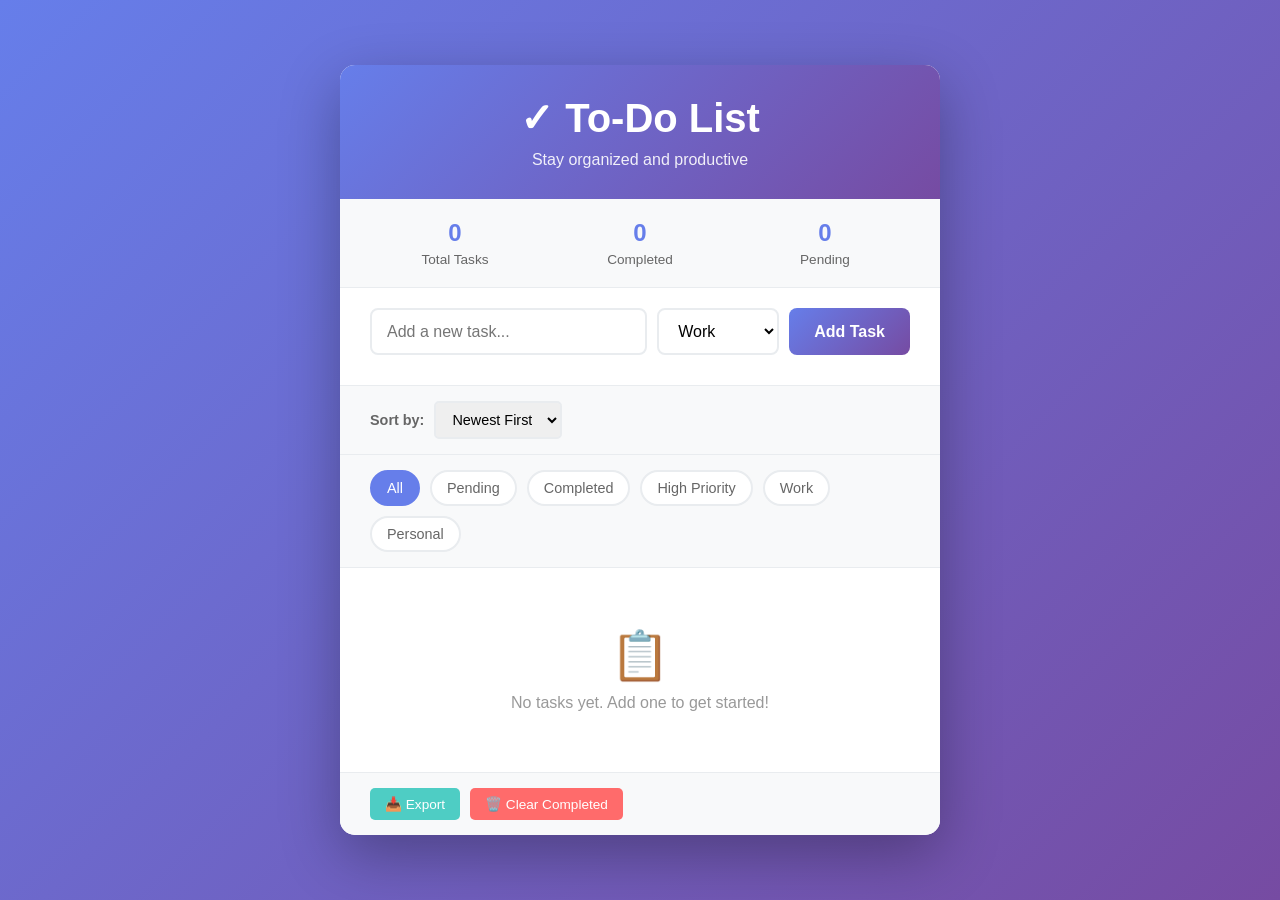
<file: todo.html>
<!DOCTYPE html>
<html lang="en">
<head>
    <meta charset="UTF-8">
    <meta name="viewport" content="width=device-width, initial-scale=1.0">
    <title>To-Do List Application</title>
    <style>
        * {
            margin: 0;
            padding: 0;
            box-sizing: border-box;
        }

        body {
            font-family: 'Segoe UI', Tahoma, Geneva, Verdana, sans-serif;
            background: linear-gradient(135deg, #667eea 0%, #764ba2 100%);
            min-height: 100vh;
            display: flex;
            justify-content: center;
            align-items: center;
            padding: 20px;
        }

        .container {
            background: white;
            border-radius: 15px;
            box-shadow: 0 20px 60px rgba(0, 0, 0, 0.3);
            max-width: 600px;
            width: 100%;
            overflow: hidden;
        }

        .header {
            background: linear-gradient(135deg, #667eea 0%, #764ba2 100%);
            color: white;
            padding: 30px;
            text-align: center;
        }

        .header h1 {
            font-size: 2.5rem;
            margin-bottom: 10px;
        }

        .header p {
            font-size: 1rem;
            opacity: 0.9;
        }

        .stats {
            display: grid;
            grid-template-columns: 1fr 1fr 1fr;
            gap: 15px;
            padding: 20px 30px;
            background-color: #f8f9fa;
            border-bottom: 1px solid #e9ecef;
        }

        .stat {
            text-align: center;
        }

        .stat-number {
            font-size: 1.5rem;
            font-weight: bold;
            color: #667eea;
        }

        .stat-label {
            font-size: 0.85rem;
            color: #666;
            margin-top: 5px;
        }

        .input-section {
            padding: 20px 30px;
            border-bottom: 1px solid #e9ecef;
        }

        .input-group {
            display: flex;
            gap: 10px;
            margin-bottom: 10px;
        }

        #taskInput {
            flex: 1;
            padding: 12px 15px;
            border: 2px solid #e9ecef;
            border-radius: 8px;
            font-size: 1rem;
            transition: border-color 0.3s;
        }

        #taskInput:focus {
            outline: none;
            border-color: #667eea;
            box-shadow: 0 0 0 3px rgba(102, 126, 234, 0.1);
        }

        #categorySelect {
            padding: 12px 15px;
            border: 2px solid #e9ecef;
            border-radius: 8px;
            font-size: 1rem;
            background: white;
            cursor: pointer;
            transition: border-color 0.3s;
        }

        #categorySelect:focus {
            outline: none;
            border-color: #667eea;
        }

        .btn {
            padding: 12px 25px;
            border: none;
            border-radius: 8px;
            font-size: 1rem;
            font-weight: 600;
            cursor: pointer;
            transition: all 0.3s;
        }

        .btn-add {
            background: linear-gradient(135deg, #667eea 0%, #764ba2 100%);
            color: white;
        }

        .btn-add:hover {
            transform: translateY(-2px);
            box-shadow: 0 5px 15px rgba(102, 126, 234, 0.4);
        }

        .btn-add:active {
            transform: translateY(0);
        }

        .filter-section {
            padding: 15px 30px;
            display: flex;
            gap: 10px;
            flex-wrap: wrap;
            border-bottom: 1px solid #e9ecef;
            background-color: #f8f9fa;
        }

        .filter-btn {
            padding: 8px 15px;
            border: 2px solid #e9ecef;
            background: white;
            border-radius: 20px;
            cursor: pointer;
            font-size: 0.9rem;
            transition: all 0.3s;
            color: #666;
        }

        .filter-btn:hover {
            border-color: #667eea;
            color: #667eea;
        }

        .filter-btn.active {
            background: #667eea;
            color: white;
            border-color: #667eea;
        }

        .tasks-section {
            padding: 20px 30px;
            max-height: 500px;
            overflow-y: auto;
        }

        .tasks-section::-webkit-scrollbar {
            width: 8px;
        }

        .tasks-section::-webkit-scrollbar-track {
            background: #f1f1f1;
        }

        .tasks-section::-webkit-scrollbar-thumb {
            background: #667eea;
            border-radius: 4px;
        }

        .tasks-section::-webkit-scrollbar-thumb:hover {
            background: #764ba2;
        }

        .task-item {
            display: flex;
            align-items: center;
            gap: 12px;
            padding: 15px;
            background: #f8f9fa;
            border-radius: 8px;
            margin-bottom: 10px;
            transition: all 0.3s;
            border-left: 4px solid #667eea;
        }

        .task-item:hover {
            background: #f0f0f0;
            transform: translateX(5px);
        }

        .task-item.completed {
            opacity: 0.6;
        }

        .task-item.completed .task-text {
            text-decoration: line-through;
            color: #999;
        }

        .task-item.high-priority {
            border-left-color: #ff6b6b;
            background: #fff5f5;
        }

        .task-item.medium-priority {
            border-left-color: #ffa500;
            background: #fffbf0;
        }

        .task-item.low-priority {
            border-left-color: #51cf66;
            background: #f1fdf4;
        }

        .checkbox {
            width: 20px;
            height: 20px;
            cursor: pointer;
            accent-color: #667eea;
        }

        .task-content {
            flex: 1;
            display: flex;
            flex-direction: column;
            gap: 5px;
        }

        .task-text {
            font-size: 1rem;
            color: #333;
            word-break: break-word;
        }

        .task-meta {
            display: flex;
            gap: 10px;
            font-size: 0.8rem;
            color: #999;
        }

        .category-badge {
            display: inline-block;
            padding: 3px 8px;
            border-radius: 12px;
            font-size: 0.75rem;
            font-weight: 600;
        }

        .category-work {
            background: #e7f5ff;
            color: #1971c2;
        }

        .category-personal {
            background: #f3f0ff;
            color: #7950f2;
        }

        .category-shopping {
            background: #fff3bf;
            color: #e67700;
        }

        .category-health {
            background: #c3fae8;
            color: #087e8b;
        }

        .category-other {
            background: #f0f0f0;
            color: #666;
        }

        .task-date {
            font-size: 0.75rem;
            color: #999;
        }

        .task-actions {
            display: flex;
            gap: 8px;
        }

        .btn-delete {
            background: #ff6b6b;
            color: white;
            border: none;
            padding: 6px 10px;
            border-radius: 5px;
            cursor: pointer;
            font-size: 0.85rem;
            transition: all 0.3s;
        }

        .btn-delete:hover {
            background: #ee5a52;
            transform: scale(1.05);
        }

        .btn-edit {
            background: #4ecdc4;
            color: white;
            border: none;
            padding: 6px 10px;
            border-radius: 5px;
            cursor: pointer;
            font-size: 0.85rem;
            transition: all 0.3s;
        }

        .btn-edit:hover {
            background: #45b7aa;
            transform: scale(1.05);
        }

        .empty-state {
            text-align: center;
            padding: 40px 20px;
            color: #999;
        }

        .empty-state-icon {
            font-size: 3rem;
            margin-bottom: 10px;
        }

        .empty-state-text {
            font-size: 1rem;
        }

        .actions-bar {
            padding: 15px 30px;
            display: flex;
            gap: 10px;
            border-top: 1px solid #e9ecef;
            background-color: #f8f9fa;
            flex-wrap: wrap;
        }

        .btn-small {
            padding: 8px 15px;
            border: none;
            border-radius: 5px;
            cursor: pointer;
            font-size: 0.85rem;
            transition: all 0.3s;
        }

        .btn-clear {
            background: #ff6b6b;
            color: white;
        }

        .btn-clear:hover {
            background: #ee5a52;
        }

        .btn-export {
            background: #4ecdc4;
            color: white;
        }

        .btn-export:hover {
            background: #45b7aa;
        }

        .sort-section {
            padding: 15px 30px;
            display: flex;
            gap: 10px;
            background-color: #f8f9fa;
            border-bottom: 1px solid #e9ecef;
            align-items: center;
        }

        .sort-section label {
            font-weight: 600;
            color: #666;
            font-size: 0.9rem;
        }

        .sort-section select {
            padding: 8px 12px;
            border: 2px solid #e9ecef;
            border-radius: 5px;
            cursor: pointer;
            font-size: 0.9rem;
        }

        .modal {
            display: none;
            position: fixed;
            top: 0;
            left: 0;
            width: 100%;
            height: 100%;
            background: rgba(0, 0, 0, 0.5);
            justify-content: center;
            align-items: center;
            z-index: 1000;
        }

        .modal.active {
            display: flex;
        }

        .modal-content {
            background: white;
            padding: 30px;
            border-radius: 15px;
            box-shadow: 0 20px 60px rgba(0, 0, 0, 0.3);
            max-width: 500px;
            width: 90%;
        }

        .modal-header {
            font-size: 1.5rem;
            font-weight: bold;
            margin-bottom: 20px;
            color: #333;
        }

        .modal-body {
            display: flex;
            flex-direction: column;
            gap: 15px;
            margin-bottom: 20px;
        }

        .modal-input {
            padding: 12px 15px;
            border: 2px solid #e9ecef;
            border-radius: 8px;
            font-size: 1rem;
        }

        .modal-input:focus {
            outline: none;
            border-color: #667eea;
        }

        .modal-footer {
            display: flex;
            gap: 10px;
            justify-content: flex-end;
        }

        .btn-save {
            background: #667eea;
            color: white;
            padding: 10px 20px;
            border: none;
            border-radius: 5px;
            cursor: pointer;
            font-weight: 600;
        }

        .btn-save:hover {
            background: #764ba2;
        }

        .btn-cancel {
            background: #e9ecef;
            color: #333;
            padding: 10px 20px;
            border: none;
            border-radius: 5px;
            cursor: pointer;
            font-weight: 600;
        }

        .btn-cancel:hover {
            background: #dee2e6;
        }

        @media (max-width: 600px) {
            .header h1 {
                font-size: 1.8rem;
            }

            .stats {
                grid-template-columns: 1fr;
                gap: 10px;
            }

            .input-group {
                flex-direction: column;
            }

            .filter-section {
                overflow-x: auto;
            }
        }
    </style>
</head>
<body>
    <div class="container">
        <!-- Header -->
        <div class="header">
            <h1>✓ To-Do List</h1>
            <p>Stay organized and productive</p>
        </div>

        <!-- Statistics -->
        <div class="stats">
            <div class="stat">
                <div class="stat-number" id="totalCount">0</div>
                <div class="stat-label">Total Tasks</div>
            </div>
            <div class="stat">
                <div class="stat-number" id="completedCount">0</div>
                <div class="stat-label">Completed</div>
            </div>
            <div class="stat">
                <div class="stat-number" id="pendingCount">0</div>
                <div class="stat-label">Pending</div>
            </div>
        </div>

        <!-- Input Section -->
        <div class="input-section">
            <div class="input-group">
                <input 
                    type="text" 
                    id="taskInput" 
                    placeholder="Add a new task..." 
                    autocomplete="off"
                >
                <select id="categorySelect">
                    <option value="work">Work</option>
                    <option value="personal">Personal</option>
                    <option value="shopping">Shopping</option>
                    <option value="health">Health</option>
                    <option value="other">Other</option>
                </select>
                <button class="btn btn-add" onclick="addTask()">Add Task</button>
            </div>
        </div>

        <!-- Sort Section -->
        <div class="sort-section">
            <label for="sortSelect">Sort by:</label>
            <select id="sortSelect" onchange="updateSort()">
                <option value="date-desc">Newest First</option>
                <option value="date-asc">Oldest First</option>
                <option value="priority">Priority</option>
                <option value="name">A-Z</option>
            </select>
        </div>

        <!-- Filter Section -->
        <div class="filter-section">
            <button class="filter-btn active" onclick="filterTasks('all')">All</button>
            <button class="filter-btn" onclick="filterTasks('pending')">Pending</button>
            <button class="filter-btn" onclick="filterTasks('completed')">Completed</button>
            <button class="filter-btn" onclick="filterTasks('high')">High Priority</button>
            <button class="filter-btn" onclick="filterTasks('work')">Work</button>
            <button class="filter-btn" onclick="filterTasks('personal')">Personal</button>
        </div>

        <!-- Tasks List -->
        <div class="tasks-section" id="tasksList">
            <div class="empty-state">
                <div class="empty-state-icon">📋</div>
                <div class="empty-state-text">No tasks yet. Add one to get started!</div>
            </div>
        </div>

        <!-- Actions Bar -->
        <div class="actions-bar">
            <button class="btn-small btn-export" onclick="exportTasks()">📥 Export</button>
            <button class="btn-small btn-clear" onclick="clearCompleted()">🗑️ Clear Completed</button>
        </div>
    </div>

    <!-- Edit Modal -->
    <div id="editModal" class="modal">
        <div class="modal-content">
            <div class="modal-header">Edit Task</div>
            <div class="modal-body">
                <input type="text" id="editTaskInput" class="modal-input" placeholder="Task description">
                <select id="editPrioritySelect" class="modal-input">
                    <option value="low">Low Priority</option>
                    <option value="medium">Medium Priority</option>
                    <option value="high">High Priority</option>
                </select>
                <select id="editCategorySelect" class="modal-input">
                    <option value="work">Work</option>
                    <option value="personal">Personal</option>
                    <option value="shopping">Shopping</option>
                    <option value="health">Health</option>
                    <option value="other">Other</option>
                </select>
            </div>
            <div class="modal-footer">
                <button class="btn-cancel" onclick="closeEditModal()">Cancel</button>
                <button class="btn-save" onclick="saveEdit()">Save Changes</button>
            </div>
        </div>
    </div>

    <script>
        // Data structure
        let tasks = [];
        let currentFilter = 'all';
        let currentSort = 'date-desc';
        let editingTaskId = null;

        // Initialize
        function init() {
            loadTasks();
            renderTasks();
            attachEventListeners();
        }

        // Local Storage Functions
        function saveTasks() {
            localStorage.setItem('tasks', JSON.stringify(tasks));
        }

        function loadTasks() {
            const stored = localStorage.getItem('tasks');
            tasks = stored ? JSON.parse(stored) : [];
        }

        // Event Listeners
        function attachEventListeners() {
            document.getElementById('taskInput').addEventListener('keypress', function(e) {
                if (e.key === 'Enter') {
                    addTask();
                }
            });
        }

        // Add Task
        function addTask() {
            const input = document.getElementById('taskInput');
            const category = document.getElementById('categorySelect').value;
            const text = input.value.trim();

            if (text === '') {
                alert('Please enter a task!');
                return;
            }

            const task = {
                id: Date.now(),
                text: text,
                completed: false,
                category: category,
                priority: 'medium',
                createdDate: new Date().toISOString()
            };

            tasks.unshift(task);
            saveTasks();
            input.value = '';
            renderTasks();
            updateStats();
        }

        // Delete Task
        function deleteTask(id) {
            if (confirm('Are you sure you want to delete this task?')) {
                tasks = tasks.filter(task => task.id !== id);
                saveTasks();
                renderTasks();
                updateStats();
            }
        }

        // Toggle Task Completion
        function toggleComplete(id) {
            const task = tasks.find(t => t.id === id);
            if (task) {
                task.completed = !task.completed;
                saveTasks();
                renderTasks();
                updateStats();
            }
        }

        // Open Edit Modal
        function openEditModal(id) {
            const task = tasks.find(t => t.id === id);
            if (task) {
                editingTaskId = id;
                document.getElementById('editTaskInput').value = task.text;
                document.getElementById('editPrioritySelect').value = task.priority;
                document.getElementById('editCategorySelect').value = task.category;
                document.getElementById('editModal').classList.add('active');
            }
        }

        // Close Edit Modal
        function closeEditModal() {
            document.getElementById('editModal').classList.remove('active');
            editingTaskId = null;
        }

        // Save Edit
        function saveEdit() {
            if (editingTaskId !== null) {
                const task = tasks.find(t => t.id === editingTaskId);
                if (task) {
                    task.text = document.getElementById('editTaskInput').value.trim();
                    task.priority = document.getElementById('editPrioritySelect').value;
                    task.category = document.getElementById('editCategorySelect').value;
                    saveTasks();
                    renderTasks();
                    updateStats();
                    closeEditModal();
                }
            }
        }

        // Filter Tasks
        function filterTasks(filter) {
            currentFilter = filter;
            updateFilterButtons();
            renderTasks();
        }

        // Update Filter Buttons
        function updateFilterButtons() {
            document.querySelectorAll('.filter-btn').forEach(btn => {
                btn.classList.remove('active');
            });
            event.target.classList.add('active');
        }

        // Update Sort
        function updateSort() {
            currentSort = document.getElementById('sortSelect').value;
            renderTasks();
        }

        // Get Filtered Tasks
        function getFilteredTasks() {
            let filtered = tasks;

            if (currentFilter === 'pending') {
                filtered = filtered.filter(t => !t.completed);
            } else if (currentFilter === 'completed') {
                filtered = filtered.filter(t => t.completed);
            } else if (currentFilter === 'high') {
                filtered = filtered.filter(t => t.priority === 'high');
            } else if (currentFilter === 'work' || currentFilter === 'personal') {
                filtered = filtered.filter(t => t.category === currentFilter);
            }

            return filtered;
        }

        // Sort Tasks
        function getSortedTasks(tasksToSort) {
            const sorted = [...tasksToSort];

            if (currentSort === 'date-asc') {
                sorted.sort((a, b) => new Date(a.createdDate) - new Date(b.createdDate));
            } else if (currentSort === 'priority') {
                const priorityOrder = { 'high': 0, 'medium': 1, 'low': 2 };
                sorted.sort((a, b) => priorityOrder[a.priority] - priorityOrder[b.priority]);
            } else if (currentSort === 'name') {
                sorted.sort((a, b) => a.text.localeCompare(b.text));
            } else {
                sorted.sort((a, b) => new Date(b.createdDate) - new Date(a.createdDate));
            }

            return sorted;
        }

        // Get Priority Badge Color
        function getPriorityClass(priority) {
            switch(priority) {
                case 'high': return 'high-priority';
                case 'medium': return 'medium-priority';
                case 'low': return 'low-priority';
                default: return '';
            }
        }

        // Get Category Badge Class
        function getCategoryClass(category) {
            return `category-${category}`;
        }

        // Format Date
        function formatDate(dateString) {
            const date = new Date(dateString);
            const today = new Date();
            const yesterday = new Date(today);
            yesterday.setDate(yesterday.getDate() - 1);

            if (date.toDateString() === today.toDateString()) {
                return date.toLocaleTimeString('en-US', { hour: '2-digit', minute: '2-digit' });
            } else if (date.toDateString() === yesterday.toDateString()) {
                return 'Yesterday';
            } else {
                return date.toLocaleDateString('en-US', { month: 'short', day: 'numeric' });
            }
        }

        // Render Tasks
        function renderTasks() {
            const tasksList = document.getElementById('tasksList');
            const filtered = getFilteredTasks();
            const sorted = getSortedTasks(filtered);

            if (sorted.length === 0) {
                tasksList.innerHTML = `
                    <div class="empty-state">
                        <div class="empty-state-icon">📋</div>
                        <div class="empty-state-text">${currentFilter === 'all' ? 'No tasks yet. Add one to get started!' : 'No tasks found.'}</div>
                    </div>
                `;
                return;
            }

            tasksList.innerHTML = sorted.map(task => `
                <div class="task-item ${getPriorityClass(task.priority)} ${task.completed ? 'completed' : ''}">
                    <input 
                        type="checkbox" 
                        class="checkbox" 
                        ${task.completed ? 'checked' : ''}
                        onchange="toggleComplete(${task.id})"
                    >
                    <div class="task-content">
                        <div class="task-text">${escapeHtml(task.text)}</div>
                        <div class="task-meta">
                            <span class="category-badge ${getCategoryClass(task.category)}">${task.category.toUpperCase()}</span>
                            <span class="task-date">${formatDate(task.createdDate)}</span>
                        </div>
                    </div>
                    <div class="task-actions">
                        <button class="btn-edit" onclick="openEditModal(${task.id})">Edit</button>
                        <button class="btn-delete" onclick="deleteTask(${task.id})">Delete</button>
                    </div>
                </div>
            `).join('');
        }

        // Update Statistics
        function updateStats() {
            const total = tasks.length;
            const completed = tasks.filter(t => t.completed).length;
            const pending = total - completed;

            document.getElementById('totalCount').textContent = total;
            document.getElementById('completedCount').textContent = completed;
            document.getElementById('pendingCount').textContent = pending;
        }

        // Clear Completed Tasks
        function clearCompleted() {
            if (tasks.some(t => t.completed)) {
                if (confirm('Are you sure you want to delete all completed tasks?')) {
                    tasks = tasks.filter(t => !t.completed);
                    saveTasks();
                    renderTasks();
                    updateStats();
                }
            } else {
                alert('No completed tasks to clear.');
            }
        }

        // Export Tasks
        function exportTasks() {
            if (tasks.length === 0) {
                alert('No tasks to export!');
                return;
            }

            const dataStr = JSON.stringify(tasks, null, 2);
            const dataBlob = new Blob([dataStr], { type: 'application/json' });
            const url = URL.createObjectURL(dataBlob);
            const link = document.createElement('a');
            link.href = url;
            link.download = `tasks-${new Date().toISOString().split('T')[0]}.json`;
            link.click();
            URL.revokeObjectURL(url);
        }

        // Escape HTML
        function escapeHtml(text) {
            const div = document.createElement('div');
            div.textContent = text;
            return div.innerHTML;
        }

        // Initialize on page load
        window.addEventListener('load', init);
    </script>
</body>
</html>
</file>
